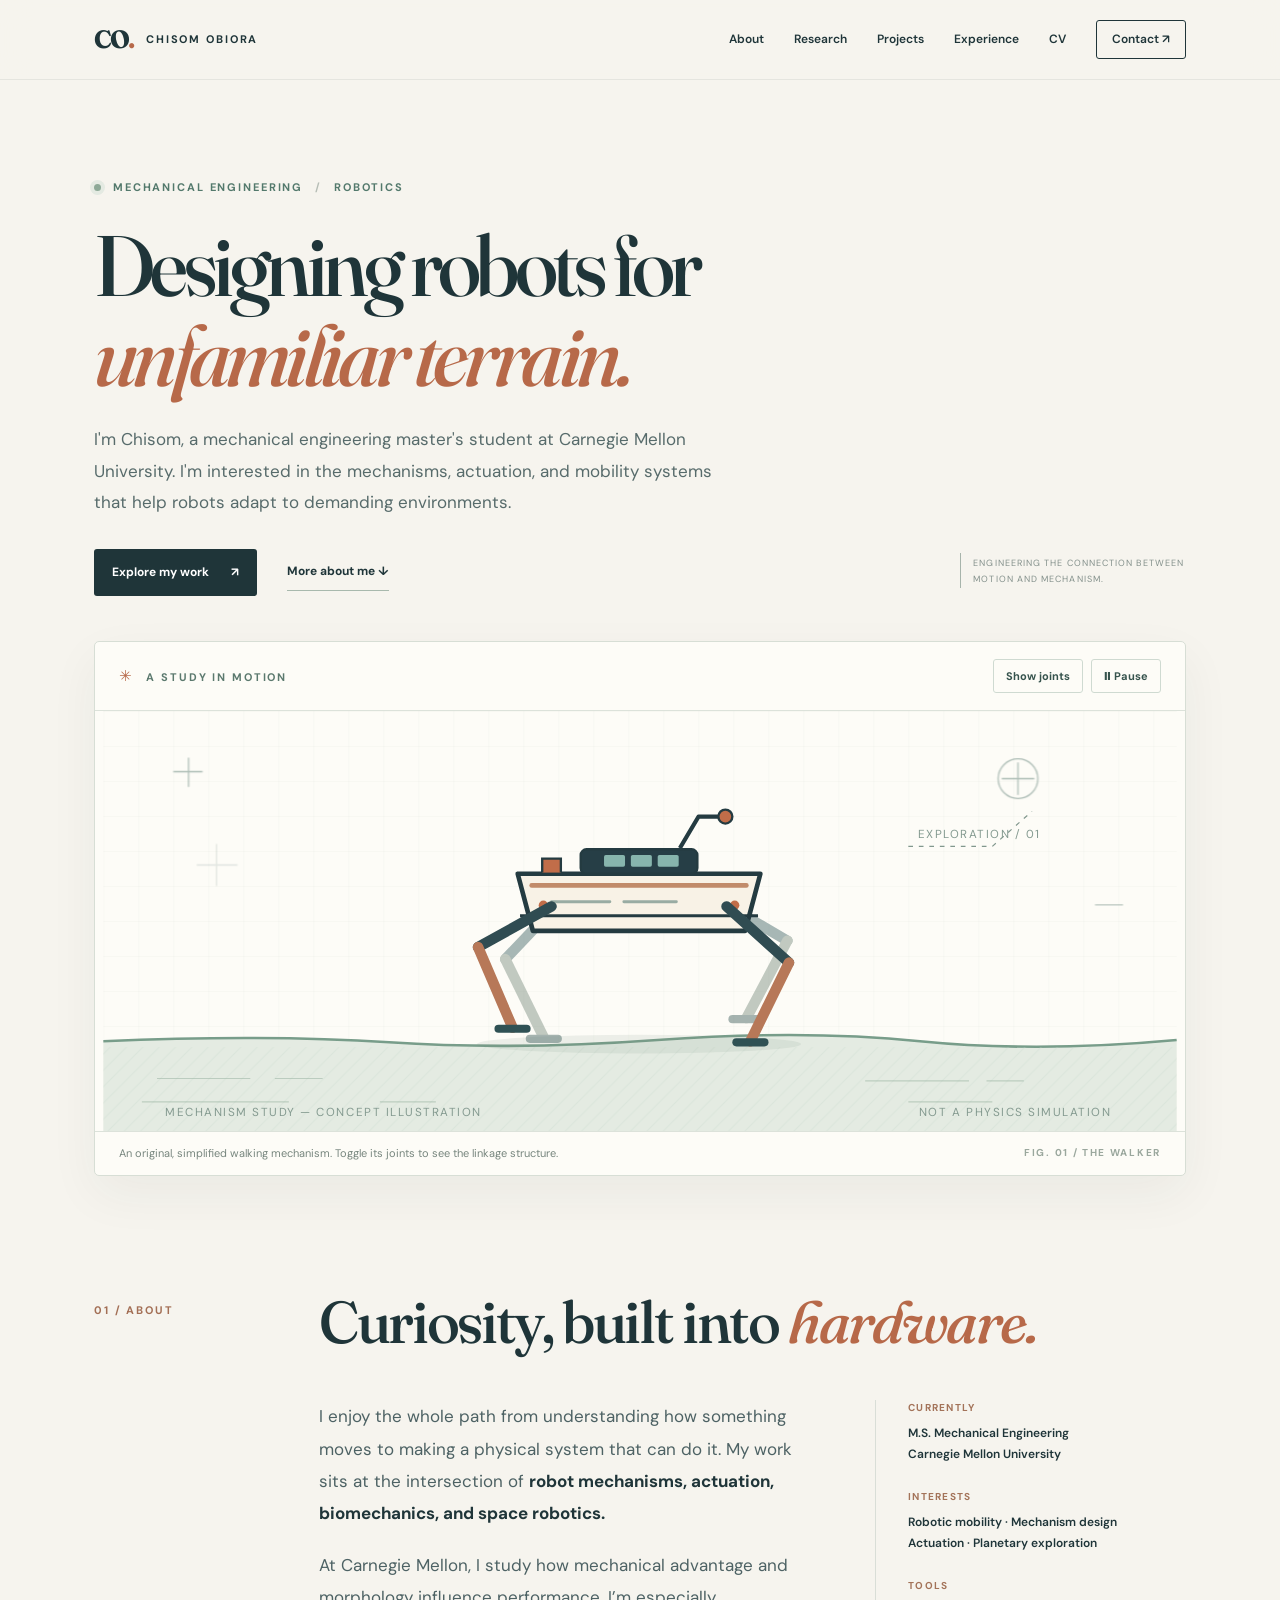
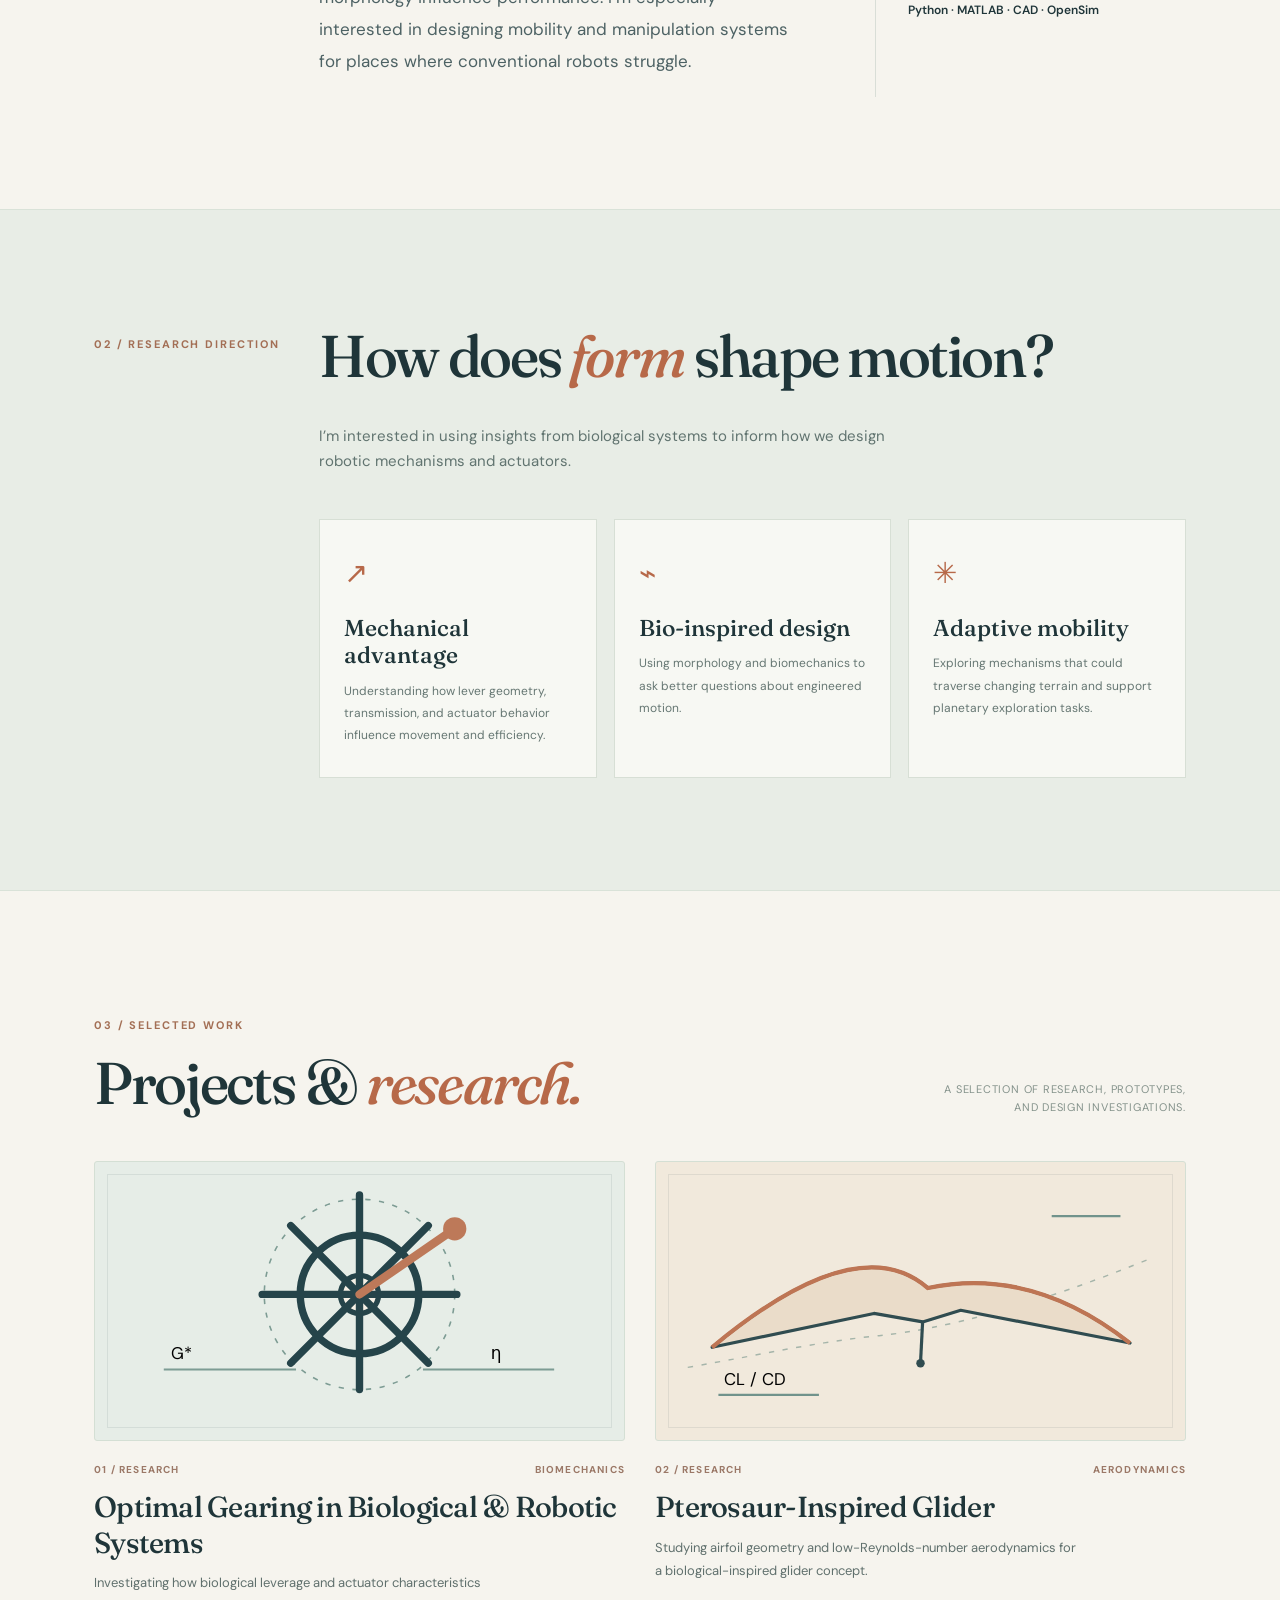
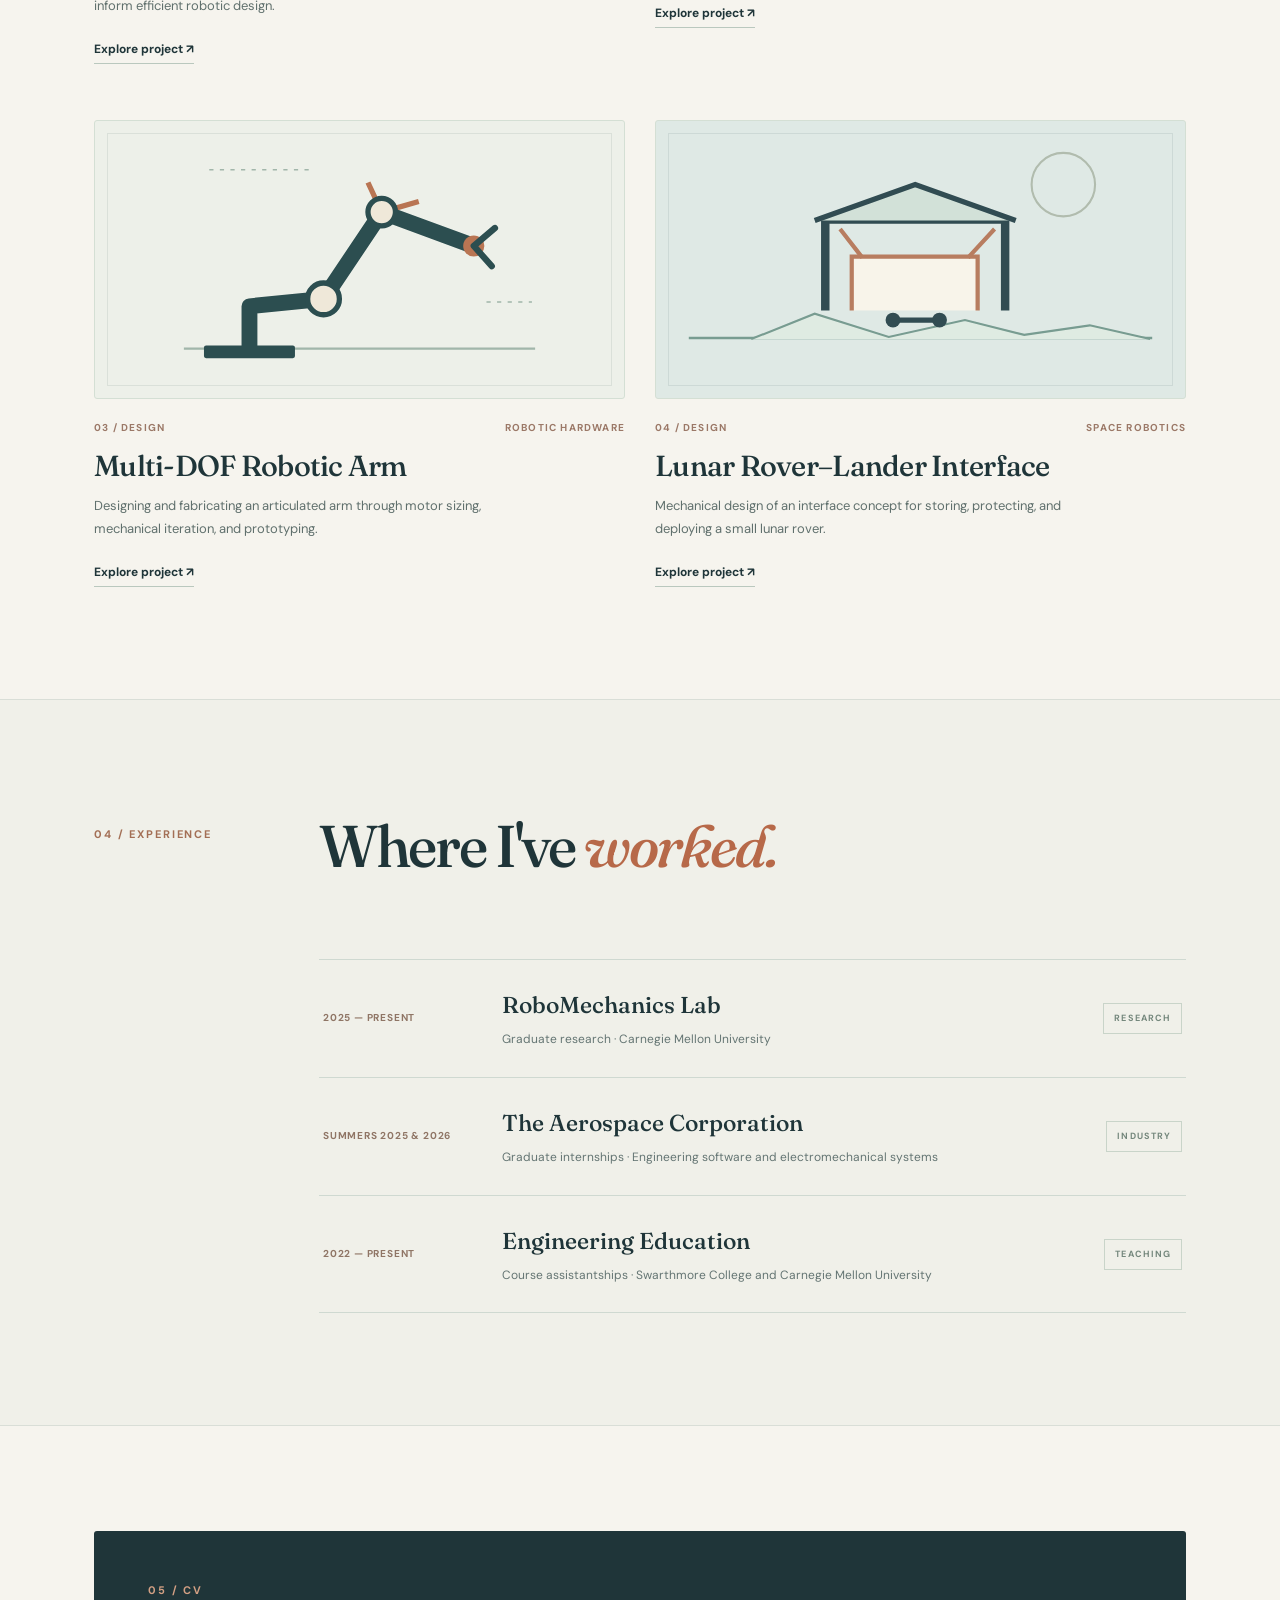
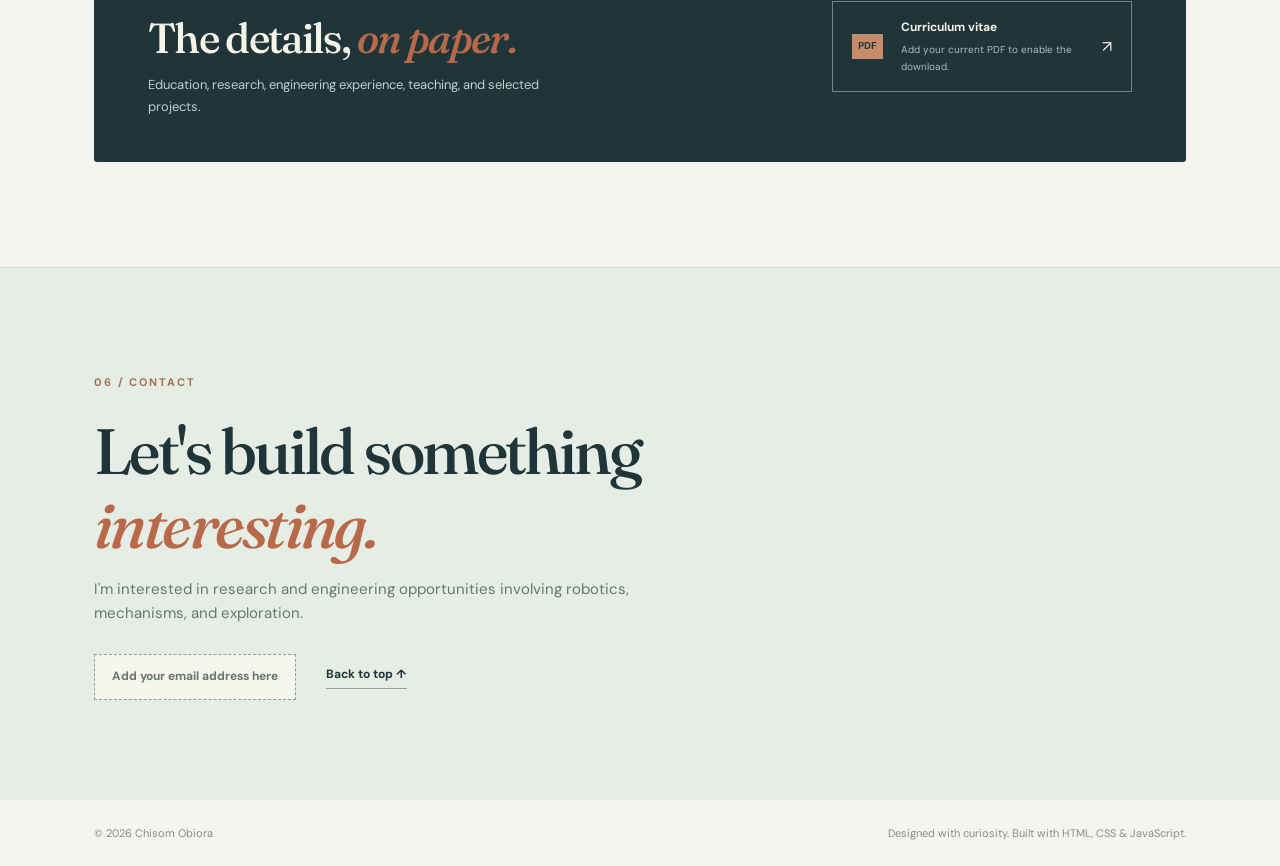
<file: robotics-portfolio-starter/index.html>
<!doctype html>
<html lang="en">
<head>
  <meta charset="utf-8">
  <meta name="viewport" content="width=device-width, initial-scale=1">
  <meta name="description" content="Chisom Obiora — mechanical engineering, robotic mechanisms, and planetary exploration.">
  <meta name="theme-color" content="#f6f4ee">
  <title>Chisom Obiora | Robotics & Mechanical Engineering</title>
  <link rel="icon" href="assets/favicon.svg" type="image/svg+xml">
  <link rel="stylesheet" href="styles.css">
  <script src="script.js" defer></script>
</head>
<body>
  <a class="skip-link" href="#main">Skip to content</a>
  <header class="site-header">
    <div class="shell nav-row">
      <a class="wordmark" href="#top" aria-label="Chisom Obiora, home"><span class="wordmark-mark" aria-hidden="true">CO<span class="mark-dot">.</span></span><span class="wordmark-label">CHISOM OBIORA</span></a>
      <button class="nav-toggle" id="nav-toggle" type="button" aria-controls="primary-nav" aria-expanded="false" aria-label="Toggle navigation"><span></span><span></span><span></span></button>
      <nav class="primary-nav" id="primary-nav" aria-label="Primary navigation">
        <a href="#about">About</a><a href="#research">Research</a><a href="#projects">Projects</a><a href="#experience">Experience</a><a href="#cv">CV</a><a class="nav-contact" href="#contact">Contact <span aria-hidden="true">↗</span></a>
      </nav>
    </div>
  </header>

  <main id="main">
    <section class="hero shell" id="top" aria-labelledby="hero-title">
      <div class="hero-copy">
        <div class="eyebrow"><span class="status-dot"></span> Mechanical Engineering <span class="slash">/</span> Robotics</div>
        <h1 id="hero-title">Designing robots for <em>unfamiliar terrain.</em></h1>
        <p class="hero-description">I'm Chisom, a mechanical engineering master's student at Carnegie Mellon University. I'm interested in the mechanisms, actuation, and mobility systems that help robots adapt to demanding environments.</p>
        <div class="hero-actions"><a class="button button-primary" href="#projects">Explore my work <span aria-hidden="true">↗</span></a><a class="text-link" href="#about">More about me <span aria-hidden="true">↓</span></a></div>
      </div>
      <div class="hero-side-note"><span class="side-line"></span> Engineering the connection between<br> motion and mechanism.</div>
    </section>

    <section class="shell animation-section" aria-label="Animated robotic walker illustration">
      <div class="animation-card" id="animation-card">
        <div class="animation-topline"><div class="animation-kicker"><span class="mini-cross" aria-hidden="true">✳</span> A STUDY IN MOTION</div><div class="animation-controls"><button class="control-button" id="joints-toggle" type="button" aria-pressed="false">Show joints</button><button class="control-button" id="motion-toggle" type="button" aria-pressed="false"><span id="motion-icon" aria-hidden="true">Ⅱ</span> <span id="motion-label">Pause</span></button></div></div>
        <svg id="rover-scene" class="rover-scene" viewBox="0 0 920 360" role="img" aria-label="Original two-dimensional illustration of a four-legged exploration robot walking over a stylized terrain. Show joints reveals its mechanical pivots.">
          <defs><pattern id="grid" width="30" height="30" patternUnits="userSpaceOnUse"><path d="M30 0H0V30" fill="none" stroke="#d9ded8" stroke-width="0.6" opacity=".65"/></pattern><pattern id="hatch" width="14" height="14" patternUnits="userSpaceOnUse"><path d="M-4 4L4 -4M0 14L14 0M10 18L18 10" stroke="#c7d9cd" stroke-width="1"/></pattern></defs>
          <rect width="920" height="360" fill="url(#grid)" opacity=".7"/>
          <g class="scene-marks" stroke="#78938a" stroke-width="1.1" fill="none" opacity=".6"><path d="M60 52h25m-12-12v25"/><circle cx="784" cy="58" r="17"/><path d="M770 58h28M784 44v28"/><path d="M80 132h35M97 114v36" opacity=".35"/><path d="M850 166h24"/></g>
          <path d="M0 283 Q140 277 245 284 T475 282 T700 283 T920 282 L920 360H0Z" fill="#e4ebe2"/>
          <path d="M0 283 Q140 277 245 284 T475 282 T700 283 T920 282" stroke="#789d8a" stroke-width="2.2" fill="none"/>
          <path d="M0 288H920V360H0Z" fill="url(#hatch)" opacity=".33"/>
          <g opacity=".6" fill="none" stroke="#a1b9a8"><path d="M46 315h80m21 0h41m465 2h89m15 0h32"/><path d="M33 335h126m78 0h48m405 0h72"/></g>
          <g id="rover" transform="translate(452 0)">
            <ellipse cx="0" cy="287" rx="139" ry="8" fill="#748b7d" opacity=".12"/>
            <g id="far-legs" class="far-legs">
              <g id="leg-rear-far" class="leg leg-far"><path class="upper-link"/><path class="lower-link"/><path class="foot"/><circle class="knee-joint joint" r="5"/><circle class="hip-joint joint" r="5"/></g>
              <g id="leg-front-far" class="leg leg-far"><path class="upper-link"/><path class="lower-link"/><path class="foot"/><circle class="knee-joint joint" r="5"/><circle class="hip-joint joint" r="5"/></g>
            </g>
            <g class="robot-body">
              <path d="M-104 141h208l-13 49h-182Z" fill="#f8f2e6" stroke="#243b41" stroke-width="4" stroke-linejoin="round"/>
              <path d="M-92 151h184" stroke="#c18b6a" stroke-width="4" stroke-linecap="round"/>
              <path d="M-75 165h50M-13 165h45" stroke="#7a958d" stroke-width="2.5" stroke-linecap="round" opacity=".75"/>
              <rect x="-50" y="120" width="100" height="21" rx="5" fill="#263e46" stroke="#243b41" stroke-width="2"/>
              <rect x="-30" y="125" width="18" height="10" rx="1.5" fill="#87b5ad"/><rect x="-7" y="125" width="18" height="10" rx="1.5" fill="#87b5ad"/><rect x="16" y="125" width="18" height="10" rx="1.5" fill="#87b5ad"/>
              <path d="M35 119L51 92L74 92" fill="none" stroke="#243b41" stroke-width="3.5" stroke-linejoin="round"/>
              <circle cx="74" cy="92" r="6" fill="#c16d49" stroke="#243b41" stroke-width="2"/><path d="M-67 140v-12h-16v12" fill="#c16d49" stroke="#243b41" stroke-width="2"/>
              <circle cx="-82" cy="168" r="4" fill="#c16d49"/><circle cx="82" cy="168" r="4" fill="#c16d49"/>
              <path d="M-102 177h204" stroke="#243b41" stroke-width="2.5"/>
            </g>
            <g id="near-legs" class="near-legs">
              <g id="leg-rear-near" class="leg leg-near"><path class="upper-link"/><path class="lower-link"/><path class="foot"/><circle class="knee-joint joint" r="5"/><circle class="hip-joint joint" r="5"/></g>
              <g id="leg-front-near" class="leg leg-near"><path class="upper-link"/><path class="lower-link"/><path class="foot"/><circle class="knee-joint joint" r="5"/><circle class="hip-joint joint" r="5"/></g>
            </g>
          </g>
          <g class="scene-annotation"><path d="M690 116h72l34-30" stroke="#81978d" stroke-width="1" fill="none" stroke-dasharray="4 5"/><text x="698" y="109">EXPLORATION / 01</text><text x="53" y="347">MECHANISM STUDY — CONCEPT ILLUSTRATION</text><text x="864" y="347" text-anchor="end">NOT A PHYSICS SIMULATION</text></g>
        </svg>
        <div class="animation-bottom"><p>An original, simplified walking mechanism. Toggle its joints to see the linkage structure.</p><span class="animation-index">FIG. 01 / THE WALKER</span></div>
      </div>
    </section>

    <section class="section shell about-section" id="about" aria-labelledby="about-heading">
      <div class="section-heading"><span class="section-num">01 / ABOUT</span><h2 id="about-heading">Curiosity, built into <em>hardware.</em></h2></div>
      <div class="about-grid"><div class="about-main"><p>I enjoy the whole path from understanding how something moves to making a physical system that can do it. My work sits at the intersection of <strong>robot mechanisms, actuation, biomechanics, and space robotics.</strong></p><p>At Carnegie Mellon, I study how mechanical advantage and morphology influence performance. I’m especially interested in designing mobility and manipulation systems for places where conventional robots struggle.</p></div><aside class="about-facts"><div><span>CURRENTLY</span><strong>M.S. Mechanical Engineering<br>Carnegie Mellon University</strong></div><div><span>INTERESTS</span><strong>Robotic mobility · Mechanism design<br>Actuation · Planetary exploration</strong></div><div><span>TOOLS</span><strong>Python · MATLAB · CAD · OpenSim</strong></div></aside></div>
    </section>

    <section class="section research-wrap" id="research" aria-labelledby="research-heading"><div class="shell"><div class="section-heading compact"><span class="section-num">02 / RESEARCH DIRECTION</span><h2 id="research-heading">How does <em>form</em> shape motion?</h2><p class="section-intro">I’m interested in using insights from biological systems to inform how we design robotic mechanisms and actuators.</p></div><div class="research-pillars"><article><span class="pillar-icon" aria-hidden="true">↗</span><h3>Mechanical advantage</h3><p>Understanding how lever geometry, transmission, and actuator behavior influence movement and efficiency.</p></article><article><span class="pillar-icon" aria-hidden="true">⌁</span><h3>Bio-inspired design</h3><p>Using morphology and biomechanics to ask better questions about engineered motion.</p></article><article><span class="pillar-icon" aria-hidden="true">✳</span><h3>Adaptive mobility</h3><p>Exploring mechanisms that could traverse changing terrain and support planetary exploration tasks.</p></article></div></div></section>

    <section class="section shell projects-section" id="projects" aria-labelledby="projects-heading"><div class="section-heading projects-heading"><div><span class="section-num">03 / SELECTED WORK</span><h2 id="projects-heading">Projects & <em>research.</em></h2></div><span class="section-side-note">A selection of research, prototypes,<br>and design investigations.</span></div>
      <div class="project-grid">
        <a class="project-card" href="projects/optimal-gearing.html"><div class="project-art art-gearing"><svg viewBox="0 0 500 260" aria-hidden="true"><circle cx="250" cy="124" r="90" fill="none" stroke="#7d9c94" stroke-width="1.5" stroke-dasharray="5 8"/><circle cx="250" cy="124" r="56" fill="none" stroke="#25444a" stroke-width="7"/><circle cx="250" cy="124" r="18" fill="#f5f0e5" stroke="#25444a" stroke-width="5"/><path d="M250 30V214M158 124h184M185 59l130 130m0-130L185 189" stroke="#25444a" stroke-width="7" stroke-linecap="round"/><path d="M250 124L340 62" stroke="#bd7959" stroke-width="8" stroke-linecap="round"/><circle cx="340" cy="62" r="11" fill="#bd7959"/><path d="M65 195h125M310 195h124" stroke="#7d9c94" stroke-width="2"/><text x="72" y="185">G*</text><text x="374" y="185">η</text></svg></div><div class="project-meta"><span>01 / RESEARCH</span><span>BIOMECHANICS</span></div><h3>Optimal Gearing in Biological & Robotic Systems</h3><p>Investigating how biological leverage and actuator characteristics inform efficient robotic design.</p><span class="project-action">Explore project <span aria-hidden="true">↗</span></span></a>
        <a class="project-card" href="projects/pterosaur-glider.html"><div class="project-art art-glider"><svg viewBox="0 0 500 260" aria-hidden="true"><path d="M30 193C100 181 151 169 211 163S361 134 470 89" fill="none" stroke="#a6b5aa" stroke-width="1.4" stroke-dasharray="5 8"/><path d="M53 174Q190 60 257 118Q355 97 448 170L288 139L252 150L206 142Z" fill="#eadcc9" stroke="#304c50" stroke-width="3" stroke-linejoin="round"/><path d="M53 174Q190 60 257 118Q355 97 448 170" fill="none" stroke="#be7554" stroke-width="4"/><path d="M252 150L250 189" stroke="#304c50" stroke-width="3"/><circle cx="250" cy="189" r="4" fill="#304c50"/><path d="M59 219h95m220-169h65" stroke="#71938c" stroke-width="2"/><text x="64" y="210">CL / CD</text></svg></div><div class="project-meta"><span>02 / RESEARCH</span><span>AERODYNAMICS</span></div><h3>Pterosaur-Inspired Glider</h3><p>Studying airfoil geometry and low-Reynolds-number aerodynamics for a biological-inspired glider concept.</p><span class="project-action">Explore project <span aria-hidden="true">↗</span></span></a>
        <a class="project-card" href="projects/robotic-arm.html"><div class="project-art art-arm"><svg viewBox="0 0 500 260" aria-hidden="true"><path d="M84 214h332" stroke="#a1b6aa" stroke-width="2"/><path d="M146 215v-41l70-7 55-82 87 32" fill="none" stroke="#2c4e50" stroke-width="15" stroke-linejoin="round" stroke-linecap="round"/><path d="M271 85l-13-28m13 28l35-10" stroke="#b97553" stroke-width="5"/><circle cx="216" cy="167" r="15" fill="#efe8d9" stroke="#2c4e50" stroke-width="5"/><circle cx="271" cy="85" r="13" fill="#efe8d9" stroke="#2c4e50" stroke-width="5"/><circle cx="358" cy="117" r="10" fill="#b97553"/><path d="M358 117l20-17m-20 17l17 19" stroke="#2c4e50" stroke-width="6" stroke-linecap="round"/><rect x="103" y="211" width="86" height="12" rx="2" fill="#2c4e50"/><path d="M108 45h95m167 125h43" stroke="#a1b6aa" stroke-width="1.5" stroke-dasharray="4 6"/></svg></div><div class="project-meta"><span>03 / DESIGN</span><span>ROBOTIC HARDWARE</span></div><h3>Multi-DOF Robotic Arm</h3><p>Designing and fabricating an articulated arm through motor sizing, mechanical iteration, and prototyping.</p><span class="project-action">Explore project <span aria-hidden="true">↗</span></span></a>
        <a class="project-card" href="projects/moonranger-interface.html"><div class="project-art art-space"><svg viewBox="0 0 500 260" aria-hidden="true"><circle cx="385" cy="59" r="30" fill="none" stroke="#b1bcae" stroke-width="2"/><path d="M31 204h438" stroke="#789c91" stroke-width="2.5"/><path d="M90 205l60-24 70 22 72-16 56 14 62-9 57 13" fill="#dfebe2" stroke="#789c91" stroke-width="2"/><path d="M160 178V92h170v86" fill="none" stroke="#314c52" stroke-width="8" stroke-linejoin="round"/><path d="M150 93l95-34 95 34" fill="#d2e1d8" stroke="#314c52" stroke-width="5"/><path d="M185 178v-51h119v51" fill="#f8f4ea" stroke="#b87d60" stroke-width="4"/><path d="M195 128l-21-27M295 128l25-27" stroke="#b87d60" stroke-width="4"/><path d="M224 187h44" stroke="#314c52" stroke-width="5" stroke-linecap="round"/><circle cx="224" cy="187" r="7" fill="#314c52"/><circle cx="268" cy="187" r="7" fill="#314c52"/></svg></div><div class="project-meta"><span>04 / DESIGN</span><span>SPACE ROBOTICS</span></div><h3>Lunar Rover–Lander Interface</h3><p>Mechanical design of an interface concept for storing, protecting, and deploying a small lunar rover.</p><span class="project-action">Explore project <span aria-hidden="true">↗</span></span></a>
      </div>
    </section>

    <section class="section experience-wrap" id="experience" aria-labelledby="experience-heading"><div class="shell"><div class="section-heading compact"><span class="section-num">04 / EXPERIENCE</span><h2 id="experience-heading">Where I've <em>worked.</em></h2></div><div class="experience-list"><div class="experience-row"><span class="experience-date">2025 — PRESENT</span><div><h3>RoboMechanics Lab</h3><p>Graduate research · Carnegie Mellon University</p></div><span class="experience-tag">RESEARCH</span></div><div class="experience-row"><span class="experience-date">SUMMERS 2025 & 2026</span><div><h3>The Aerospace Corporation</h3><p>Graduate internships · Engineering software and electromechanical systems</p></div><span class="experience-tag">INDUSTRY</span></div><div class="experience-row"><span class="experience-date">2022 — PRESENT</span><div><h3>Engineering Education</h3><p>Course assistantships · Swarthmore College and Carnegie Mellon University</p></div><span class="experience-tag">TEACHING</span></div></div></div></section>

    <section class="section shell cv-section" id="cv" aria-labelledby="cv-heading"><div class="cv-panel"><div><span class="section-num">05 / CV</span><h2 id="cv-heading">The details, <em>on paper.</em></h2><p>Education, research, engineering experience, teaching, and selected projects.</p></div><div class="cv-placeholder"><span class="cv-badge">PDF</span><div><strong>Curriculum vitae</strong><span>Add your current PDF to enable the download.</span></div><span aria-hidden="true">↗</span></div></div></section>

    <section class="contact-section" id="contact" aria-labelledby="contact-heading"><div class="shell contact-inner"><span class="section-num">06 / CONTACT</span><h2 id="contact-heading">Let's build something <em>interesting.</em></h2><p>I'm interested in research and engineering opportunities involving robotics, mechanisms, and exploration.</p><div class="contact-actions"><span class="contact-placeholder">Add your email address here</span><a href="#top">Back to top ↑</a></div></div></section>
  </main>
  <footer class="footer shell"><span>© <span id="year">2026</span> Chisom Obiora</span><span>Designed with curiosity. Built with HTML, CSS & JavaScript.</span></footer>
</body>
</html>
</file>
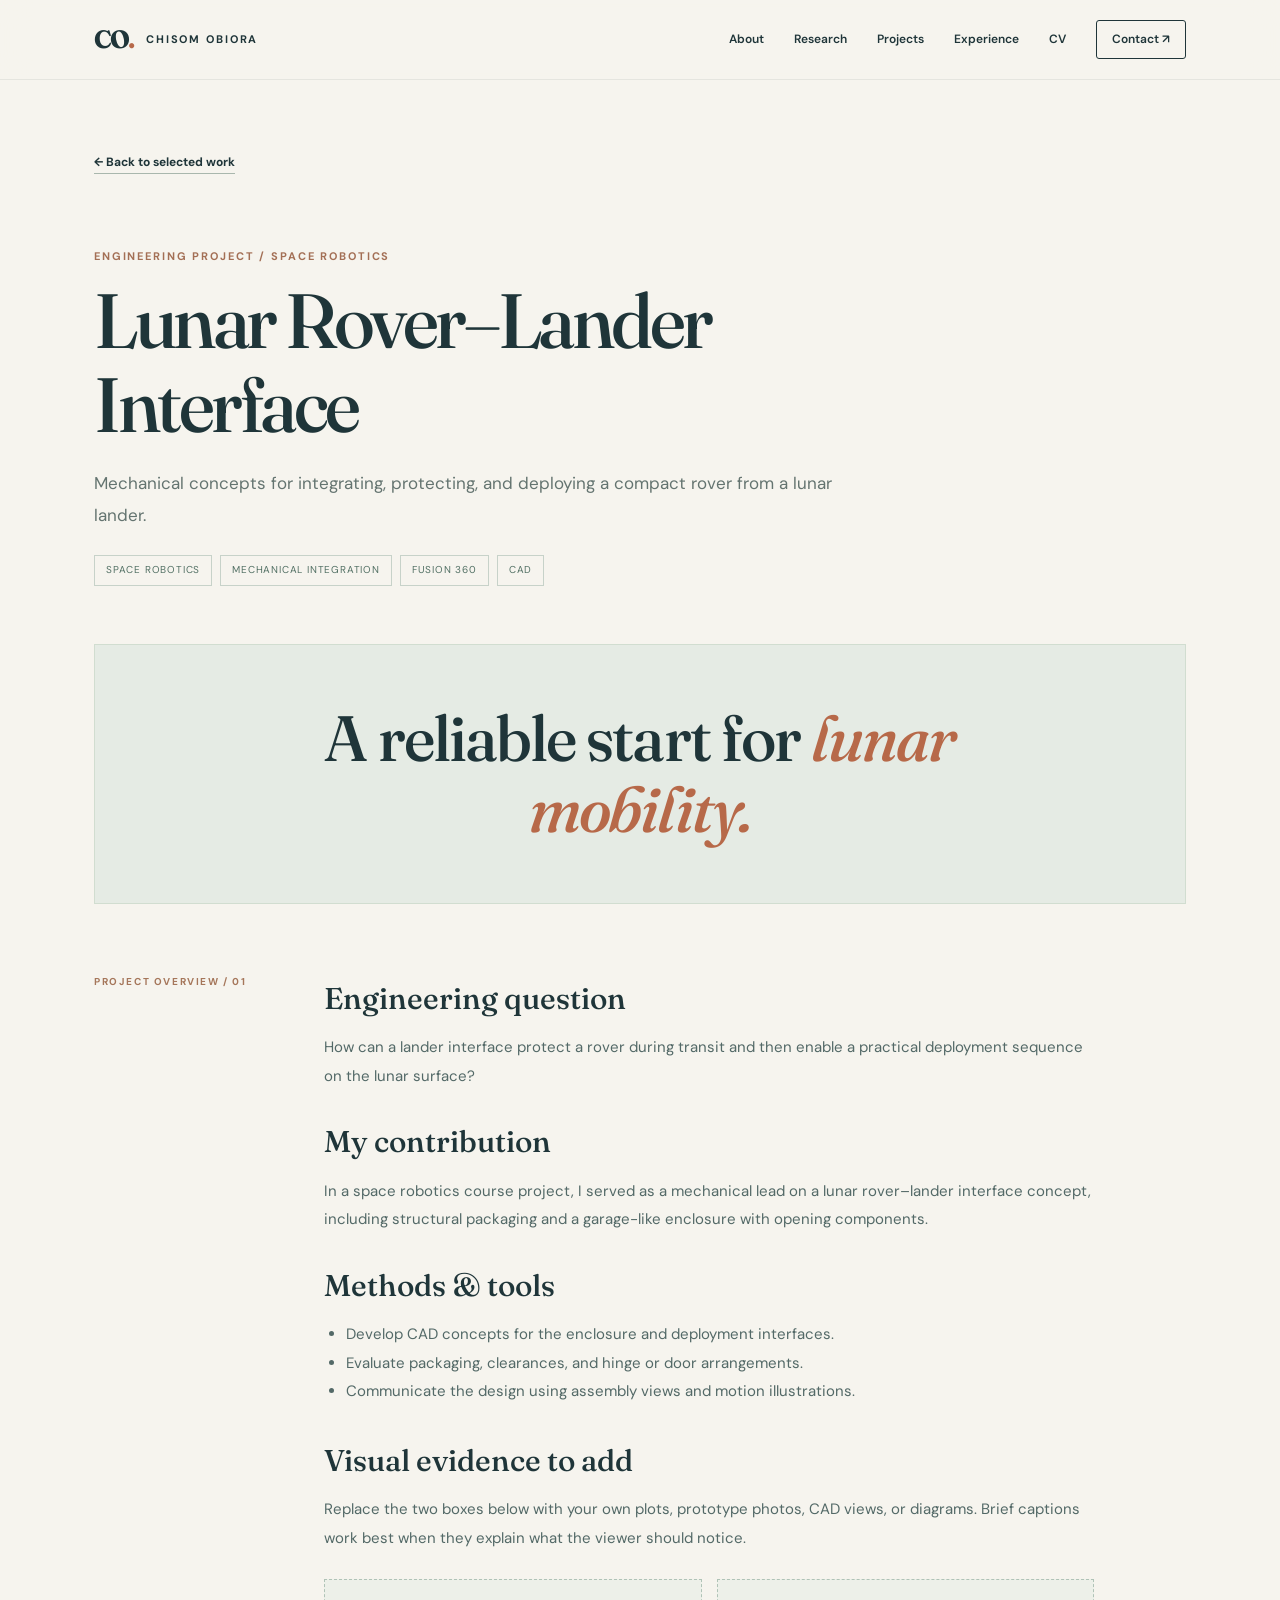
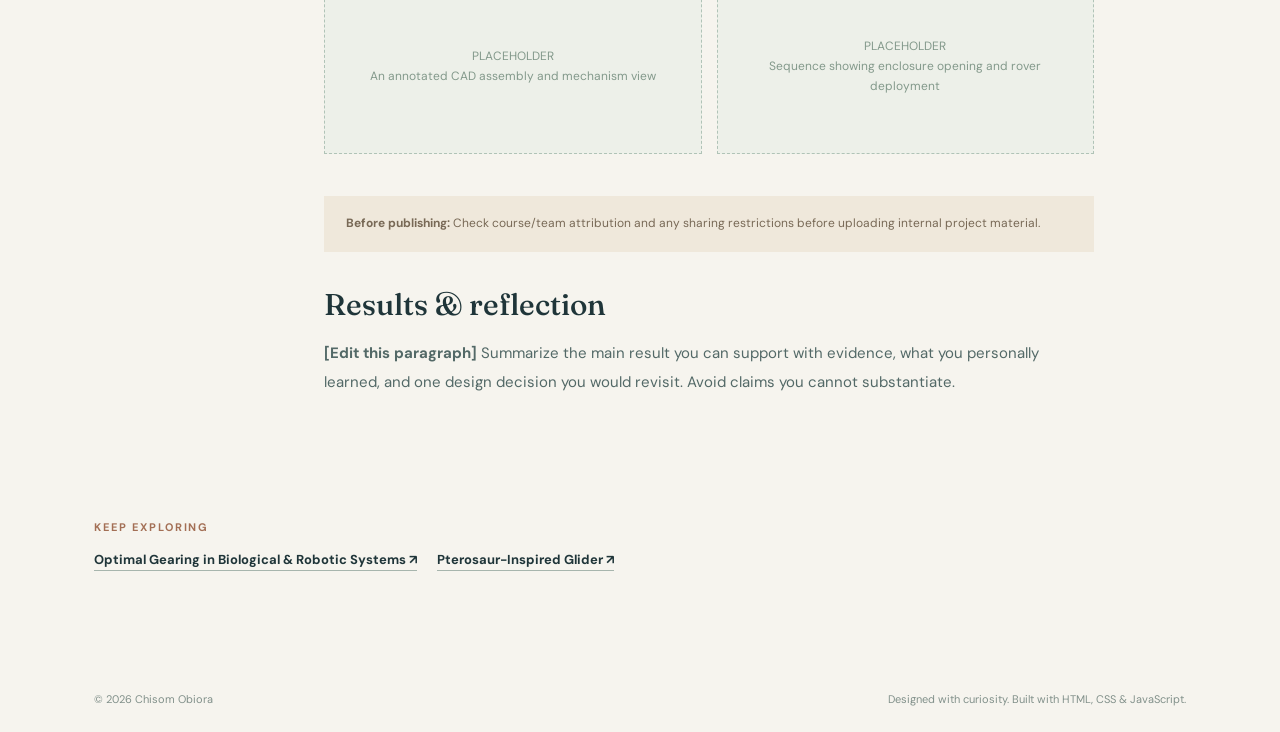
<file: robotics-portfolio-starter/projects/moonranger-interface.html>
<!doctype html>
<html lang="en"><head><meta charset="utf-8"><meta name="viewport" content="width=device-width, initial-scale=1"><meta name="theme-color" content="#f6f4ee"><meta name="description" content="Mechanical concepts for integrating, protecting, and deploying a compact rover from a lunar lander."><title>Lunar Rover–Lander Interface | Chisom Obiora</title><link rel="icon" href="../assets/favicon.svg" type="image/svg+xml"><link rel="stylesheet" href="../styles.css"><script defer src="../script.js"></script></head><body>
<a class="skip-link" href="#main">Skip to content</a>
<header class="site-header"><div class="shell nav-row"><a class="wordmark" href="../index.html" aria-label="Chisom Obiora, home"><span class="wordmark-mark" aria-hidden="true">CO<span class="mark-dot">.</span></span><span class="wordmark-label">CHISOM OBIORA</span></a><button class="nav-toggle" id="nav-toggle" type="button" aria-controls="primary-nav" aria-expanded="false" aria-label="Toggle navigation"><span></span><span></span><span></span></button><nav class="primary-nav" id="primary-nav" aria-label="Primary navigation"><a href="../index.html#about">About</a><a href="../index.html#research">Research</a><a href="../index.html#projects">Projects</a><a href="../index.html#experience">Experience</a><a href="../index.html#cv">CV</a><a class="nav-contact" href="../index.html#contact">Contact <span aria-hidden="true">↗</span></a></nav></div></header>
<main id="main"><section class="shell subpage-hero"><a class="back-link" href="../index.html#projects">← Back to selected work</a><span class="section-num">ENGINEERING PROJECT / SPACE ROBOTICS</span><h1>Lunar Rover–Lander Interface</h1><p class="subpage-summary">Mechanical concepts for integrating, protecting, and deploying a compact rover from a lunar lander.</p><div class="detail-tags"><span>Space Robotics</span><span>Mechanical Integration</span><span>Fusion 360</span><span>CAD</span></div></section>
<section class="shell"><div class="detail-banner"><strong>A reliable start for <em>lunar mobility.</em></strong></div></section>
<section class="shell detail-content"><aside>PROJECT OVERVIEW / 01</aside><div class="detail-article"><h2>Engineering question</h2><p>How can a lander interface protect a rover during transit and then enable a practical deployment sequence on the lunar surface?</p><h2>My contribution</h2><p>In a space robotics course project, I served as a mechanical lead on a lunar rover–lander interface concept, including structural packaging and a garage-like enclosure with opening components.</p><h2>Methods & tools</h2><ul><li>Develop CAD concepts for the enclosure and deployment interfaces.</li><li>Evaluate packaging, clearances, and hinge or door arrangements.</li><li>Communicate the design using assembly views and motion illustrations.</li></ul><h2>Visual evidence to add</h2><p>Replace the two boxes below with your own plots, prototype photos, CAD views, or diagrams. Brief captions work best when they explain what the viewer should notice.</p><div class="image-placeholders"><div class="image-placeholder">PLACEHOLDER<br>An annotated CAD assembly and mechanism view</div><div class="image-placeholder">PLACEHOLDER<br>Sequence showing enclosure opening and rover deployment</div></div><div class="detail-note"><strong>Before publishing:</strong> Check course/team attribution and any sharing restrictions before uploading internal project material.</div><h2>Results & reflection</h2><p><strong>[Edit this paragraph]</strong> Summarize the main result you can support with evidence, what you personally learned, and one design decision you would revisit. Avoid claims you cannot substantiate.</p></div></section>
<section class="shell next-projects"><span class="section-num">KEEP EXPLORING</span><div style="display:flex;flex-wrap:wrap;gap:20px;margin-top:9px"><a href="optimal-gearing.html">Optimal Gearing in Biological &amp; Robotic Systems ↗</a><a href="pterosaur-glider.html">Pterosaur-Inspired Glider ↗</a></div></section></main>
<footer class="footer shell"><span>© <span id="year">2026</span> Chisom Obiora</span><span>Designed with curiosity. Built with HTML, CSS & JavaScript.</span></footer></body></html>
</file>
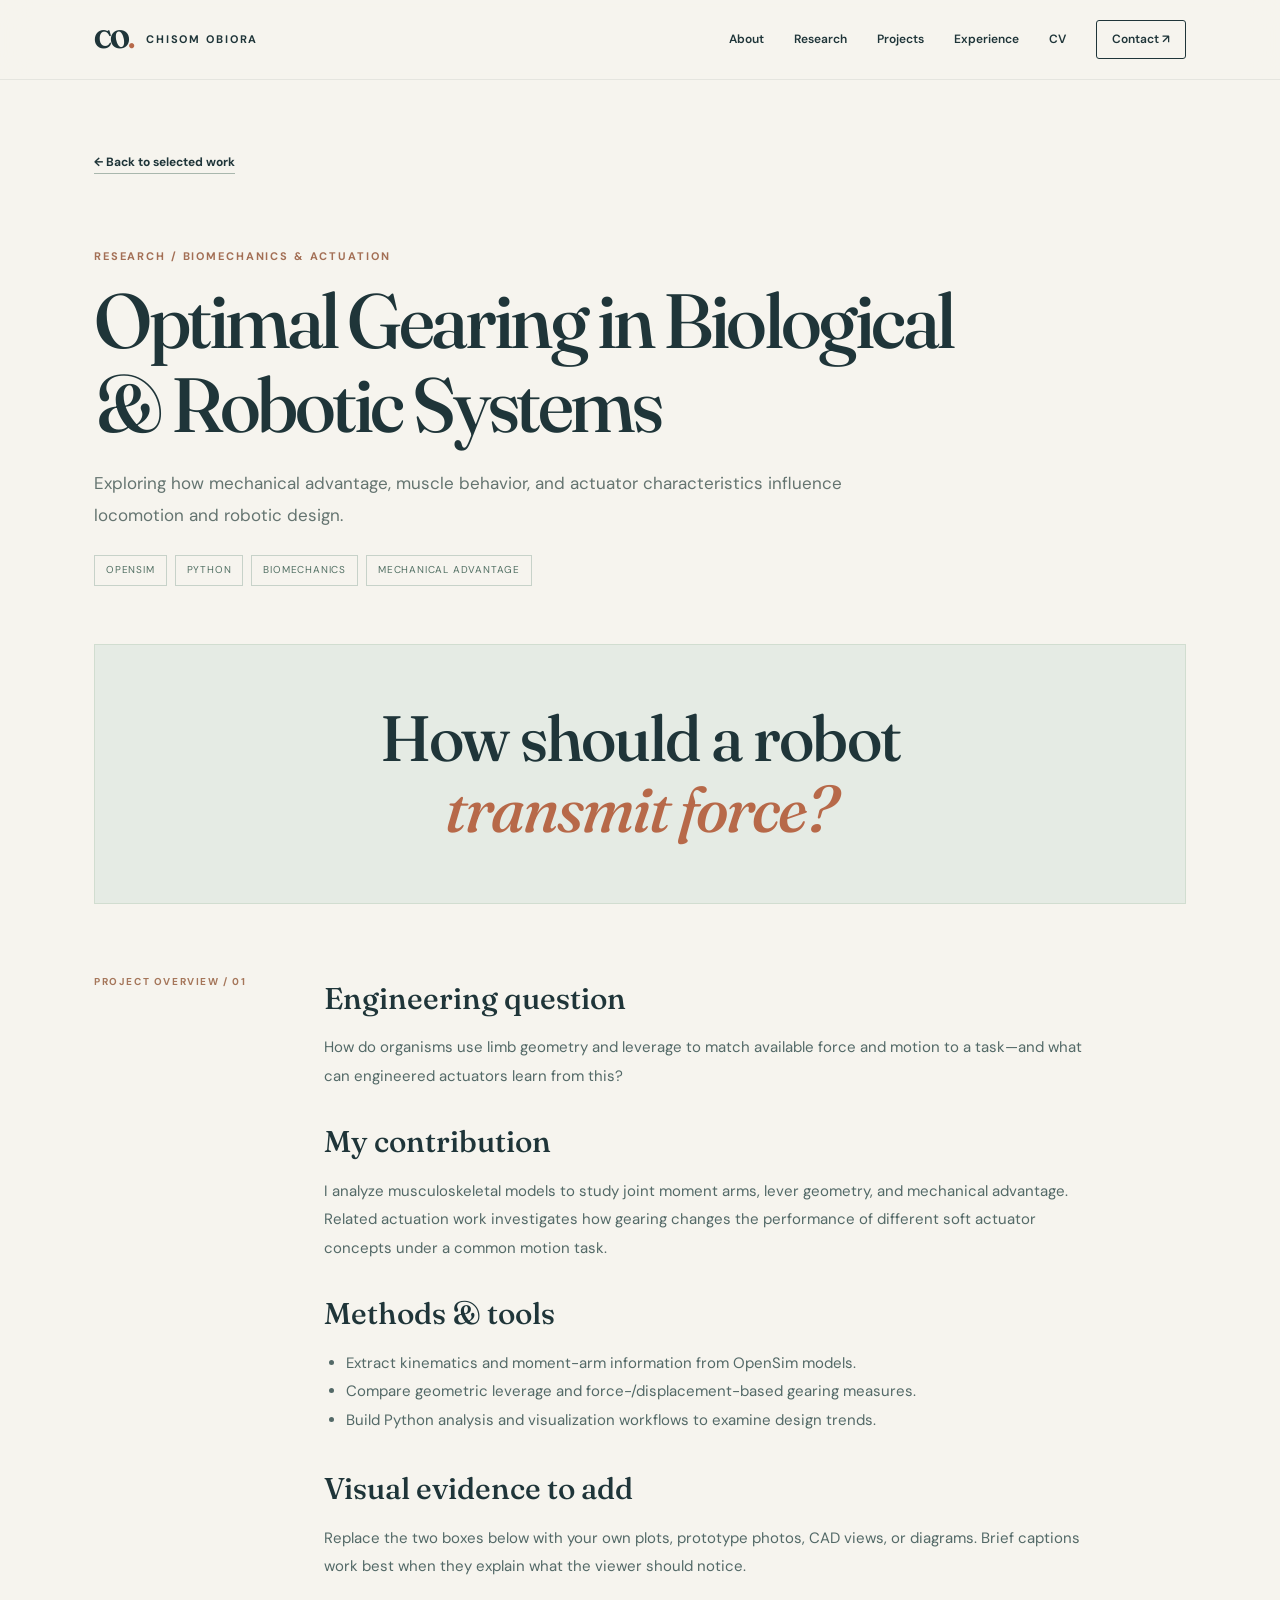
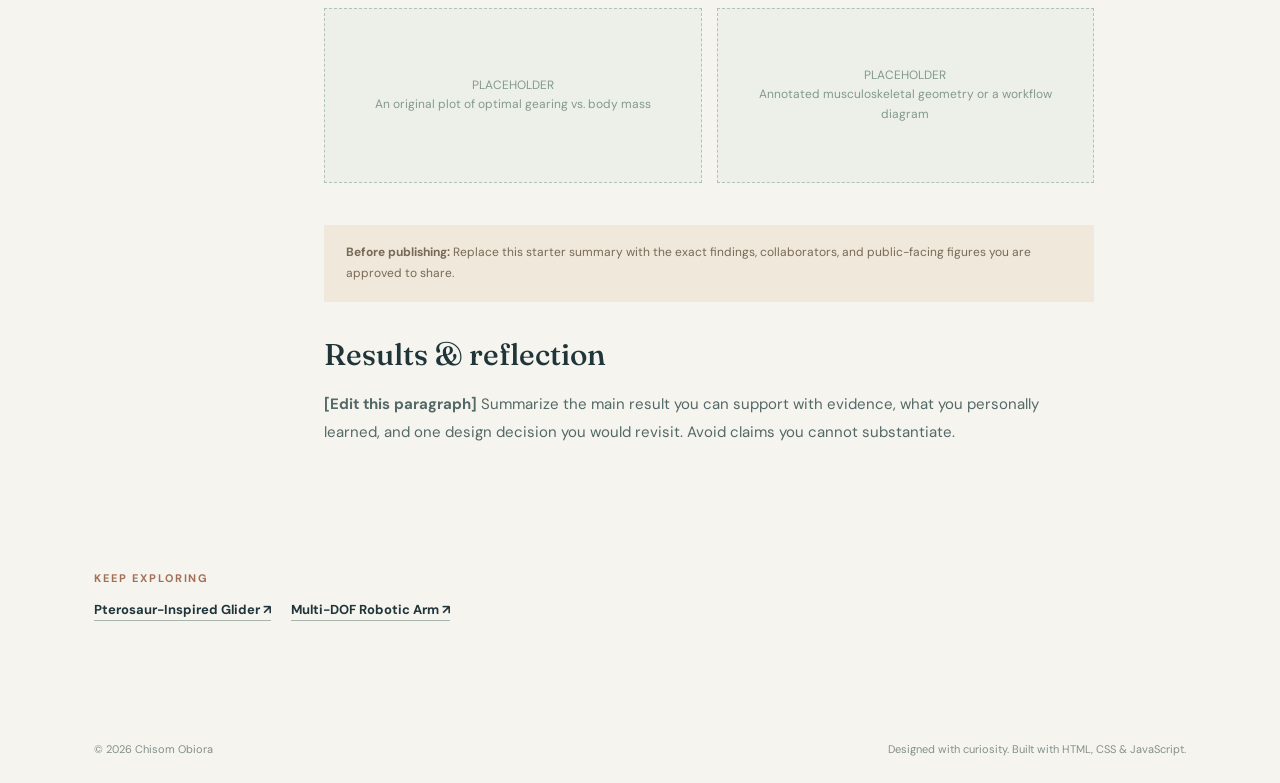
<file: robotics-portfolio-starter/projects/optimal-gearing.html>
<!doctype html>
<html lang="en"><head><meta charset="utf-8"><meta name="viewport" content="width=device-width, initial-scale=1"><meta name="theme-color" content="#f6f4ee"><meta name="description" content="Exploring how mechanical advantage, muscle behavior, and actuator characteristics influence locomotion and robotic design."><title>Optimal Gearing in Biological &amp; Robotic Systems | Chisom Obiora</title><link rel="icon" href="../assets/favicon.svg" type="image/svg+xml"><link rel="stylesheet" href="../styles.css"><script defer src="../script.js"></script></head><body>
<a class="skip-link" href="#main">Skip to content</a>
<header class="site-header"><div class="shell nav-row"><a class="wordmark" href="../index.html" aria-label="Chisom Obiora, home"><span class="wordmark-mark" aria-hidden="true">CO<span class="mark-dot">.</span></span><span class="wordmark-label">CHISOM OBIORA</span></a><button class="nav-toggle" id="nav-toggle" type="button" aria-controls="primary-nav" aria-expanded="false" aria-label="Toggle navigation"><span></span><span></span><span></span></button><nav class="primary-nav" id="primary-nav" aria-label="Primary navigation"><a href="../index.html#about">About</a><a href="../index.html#research">Research</a><a href="../index.html#projects">Projects</a><a href="../index.html#experience">Experience</a><a href="../index.html#cv">CV</a><a class="nav-contact" href="../index.html#contact">Contact <span aria-hidden="true">↗</span></a></nav></div></header>
<main id="main"><section class="shell subpage-hero"><a class="back-link" href="../index.html#projects">← Back to selected work</a><span class="section-num">RESEARCH / BIOMECHANICS &AMP; ACTUATION</span><h1>Optimal Gearing in Biological &amp; Robotic Systems</h1><p class="subpage-summary">Exploring how mechanical advantage, muscle behavior, and actuator characteristics influence locomotion and robotic design.</p><div class="detail-tags"><span>OpenSim</span><span>Python</span><span>Biomechanics</span><span>Mechanical Advantage</span></div></section>
<section class="shell"><div class="detail-banner"><strong>How should a robot <em>transmit force?</em></strong></div></section>
<section class="shell detail-content"><aside>PROJECT OVERVIEW / 01</aside><div class="detail-article"><h2>Engineering question</h2><p>How do organisms use limb geometry and leverage to match available force and motion to a task—and what can engineered actuators learn from this?</p><h2>My contribution</h2><p>I analyze musculoskeletal models to study joint moment arms, lever geometry, and mechanical advantage. Related actuation work investigates how gearing changes the performance of different soft actuator concepts under a common motion task.</p><h2>Methods & tools</h2><ul><li>Extract kinematics and moment-arm information from OpenSim models.</li><li>Compare geometric leverage and force-/displacement-based gearing measures.</li><li>Build Python analysis and visualization workflows to examine design trends.</li></ul><h2>Visual evidence to add</h2><p>Replace the two boxes below with your own plots, prototype photos, CAD views, or diagrams. Brief captions work best when they explain what the viewer should notice.</p><div class="image-placeholders"><div class="image-placeholder">PLACEHOLDER<br>An original plot of optimal gearing vs. body mass</div><div class="image-placeholder">PLACEHOLDER<br>Annotated musculoskeletal geometry or a workflow diagram</div></div><div class="detail-note"><strong>Before publishing:</strong> Replace this starter summary with the exact findings, collaborators, and public-facing figures you are approved to share.</div><h2>Results & reflection</h2><p><strong>[Edit this paragraph]</strong> Summarize the main result you can support with evidence, what you personally learned, and one design decision you would revisit. Avoid claims you cannot substantiate.</p></div></section>
<section class="shell next-projects"><span class="section-num">KEEP EXPLORING</span><div style="display:flex;flex-wrap:wrap;gap:20px;margin-top:9px"><a href="pterosaur-glider.html">Pterosaur-Inspired Glider ↗</a><a href="robotic-arm.html">Multi-DOF Robotic Arm ↗</a></div></section></main>
<footer class="footer shell"><span>© <span id="year">2026</span> Chisom Obiora</span><span>Designed with curiosity. Built with HTML, CSS & JavaScript.</span></footer></body></html>
</file>
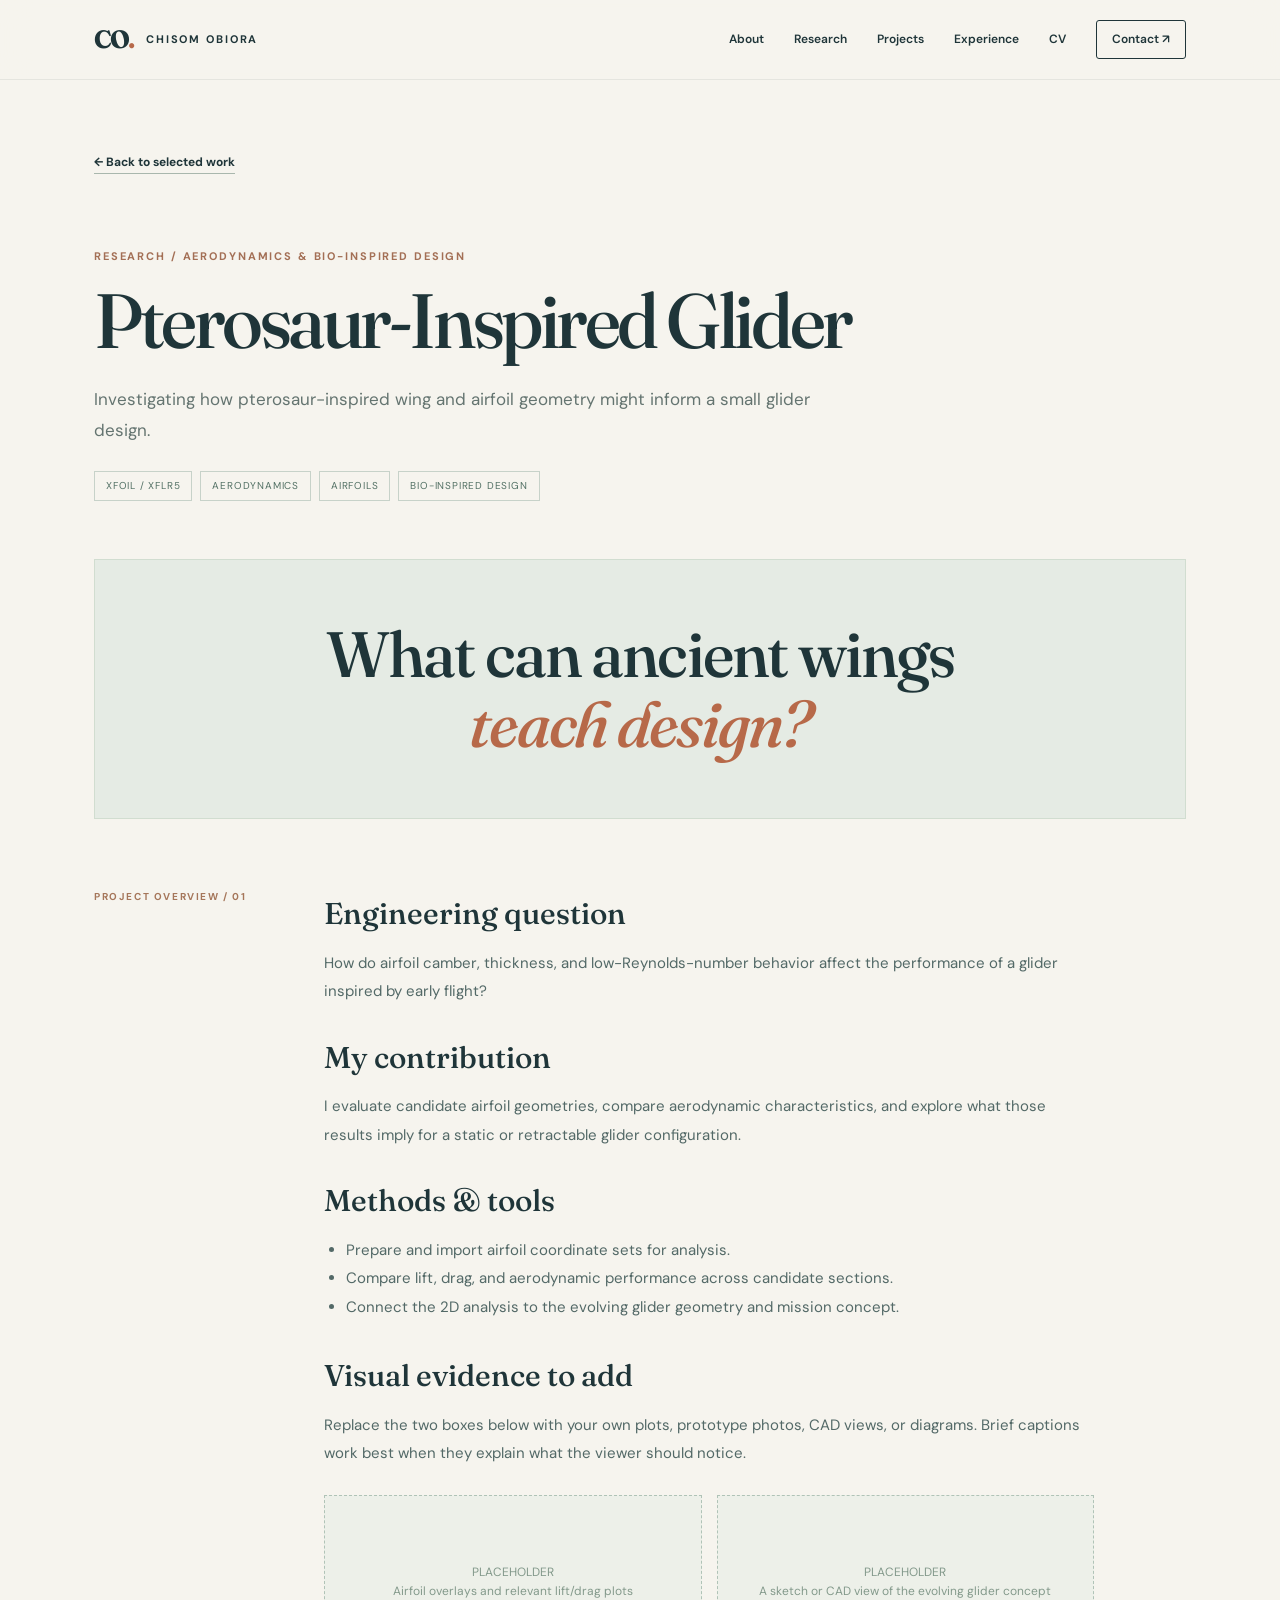
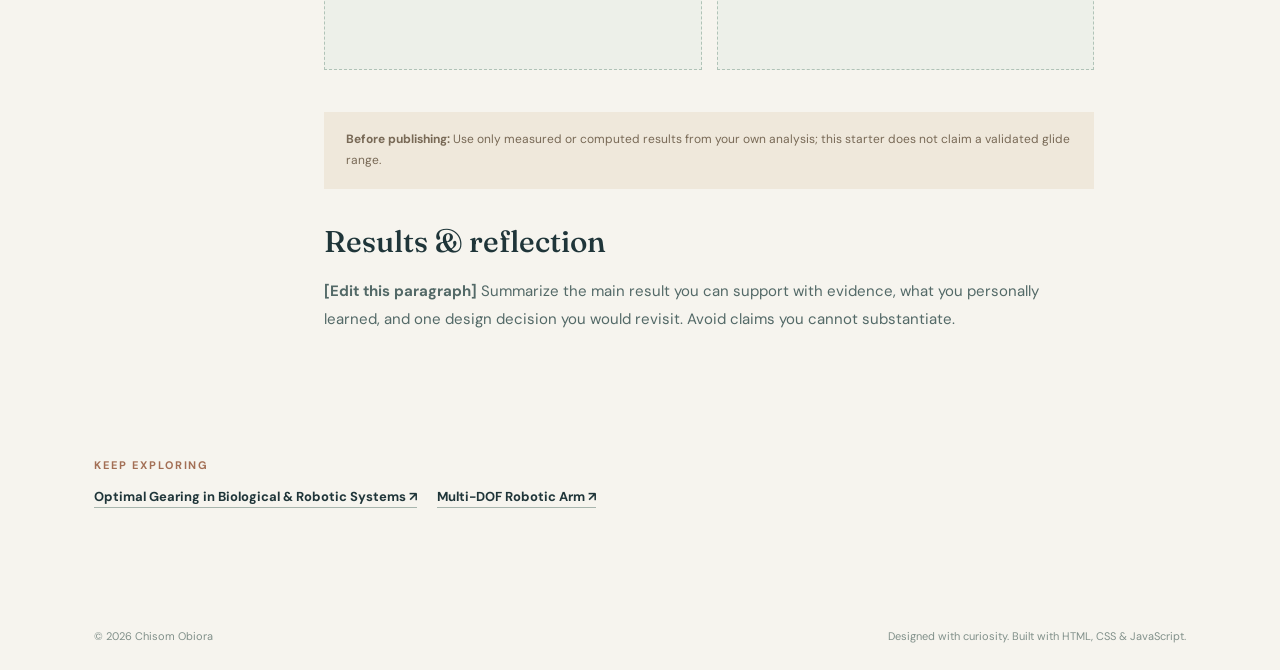
<file: robotics-portfolio-starter/projects/pterosaur-glider.html>
<!doctype html>
<html lang="en"><head><meta charset="utf-8"><meta name="viewport" content="width=device-width, initial-scale=1"><meta name="theme-color" content="#f6f4ee"><meta name="description" content="Investigating how pterosaur-inspired wing and airfoil geometry might inform a small glider design."><title>Pterosaur-Inspired Glider | Chisom Obiora</title><link rel="icon" href="../assets/favicon.svg" type="image/svg+xml"><link rel="stylesheet" href="../styles.css"><script defer src="../script.js"></script></head><body>
<a class="skip-link" href="#main">Skip to content</a>
<header class="site-header"><div class="shell nav-row"><a class="wordmark" href="../index.html" aria-label="Chisom Obiora, home"><span class="wordmark-mark" aria-hidden="true">CO<span class="mark-dot">.</span></span><span class="wordmark-label">CHISOM OBIORA</span></a><button class="nav-toggle" id="nav-toggle" type="button" aria-controls="primary-nav" aria-expanded="false" aria-label="Toggle navigation"><span></span><span></span><span></span></button><nav class="primary-nav" id="primary-nav" aria-label="Primary navigation"><a href="../index.html#about">About</a><a href="../index.html#research">Research</a><a href="../index.html#projects">Projects</a><a href="../index.html#experience">Experience</a><a href="../index.html#cv">CV</a><a class="nav-contact" href="../index.html#contact">Contact <span aria-hidden="true">↗</span></a></nav></div></header>
<main id="main"><section class="shell subpage-hero"><a class="back-link" href="../index.html#projects">← Back to selected work</a><span class="section-num">RESEARCH / AERODYNAMICS &AMP; BIO-INSPIRED DESIGN</span><h1>Pterosaur-Inspired Glider</h1><p class="subpage-summary">Investigating how pterosaur-inspired wing and airfoil geometry might inform a small glider design.</p><div class="detail-tags"><span>XFOIL / XFLR5</span><span>Aerodynamics</span><span>Airfoils</span><span>Bio-Inspired Design</span></div></section>
<section class="shell"><div class="detail-banner"><strong>What can ancient wings <em>teach design?</em></strong></div></section>
<section class="shell detail-content"><aside>PROJECT OVERVIEW / 01</aside><div class="detail-article"><h2>Engineering question</h2><p>How do airfoil camber, thickness, and low-Reynolds-number behavior affect the performance of a glider inspired by early flight?</p><h2>My contribution</h2><p>I evaluate candidate airfoil geometries, compare aerodynamic characteristics, and explore what those results imply for a static or retractable glider configuration.</p><h2>Methods & tools</h2><ul><li>Prepare and import airfoil coordinate sets for analysis.</li><li>Compare lift, drag, and aerodynamic performance across candidate sections.</li><li>Connect the 2D analysis to the evolving glider geometry and mission concept.</li></ul><h2>Visual evidence to add</h2><p>Replace the two boxes below with your own plots, prototype photos, CAD views, or diagrams. Brief captions work best when they explain what the viewer should notice.</p><div class="image-placeholders"><div class="image-placeholder">PLACEHOLDER<br>Airfoil overlays and relevant lift/drag plots</div><div class="image-placeholder">PLACEHOLDER<br>A sketch or CAD view of the evolving glider concept</div></div><div class="detail-note"><strong>Before publishing:</strong> Use only measured or computed results from your own analysis; this starter does not claim a validated glide range.</div><h2>Results & reflection</h2><p><strong>[Edit this paragraph]</strong> Summarize the main result you can support with evidence, what you personally learned, and one design decision you would revisit. Avoid claims you cannot substantiate.</p></div></section>
<section class="shell next-projects"><span class="section-num">KEEP EXPLORING</span><div style="display:flex;flex-wrap:wrap;gap:20px;margin-top:9px"><a href="optimal-gearing.html">Optimal Gearing in Biological &amp; Robotic Systems ↗</a><a href="robotic-arm.html">Multi-DOF Robotic Arm ↗</a></div></section></main>
<footer class="footer shell"><span>© <span id="year">2026</span> Chisom Obiora</span><span>Designed with curiosity. Built with HTML, CSS & JavaScript.</span></footer></body></html>
</file>
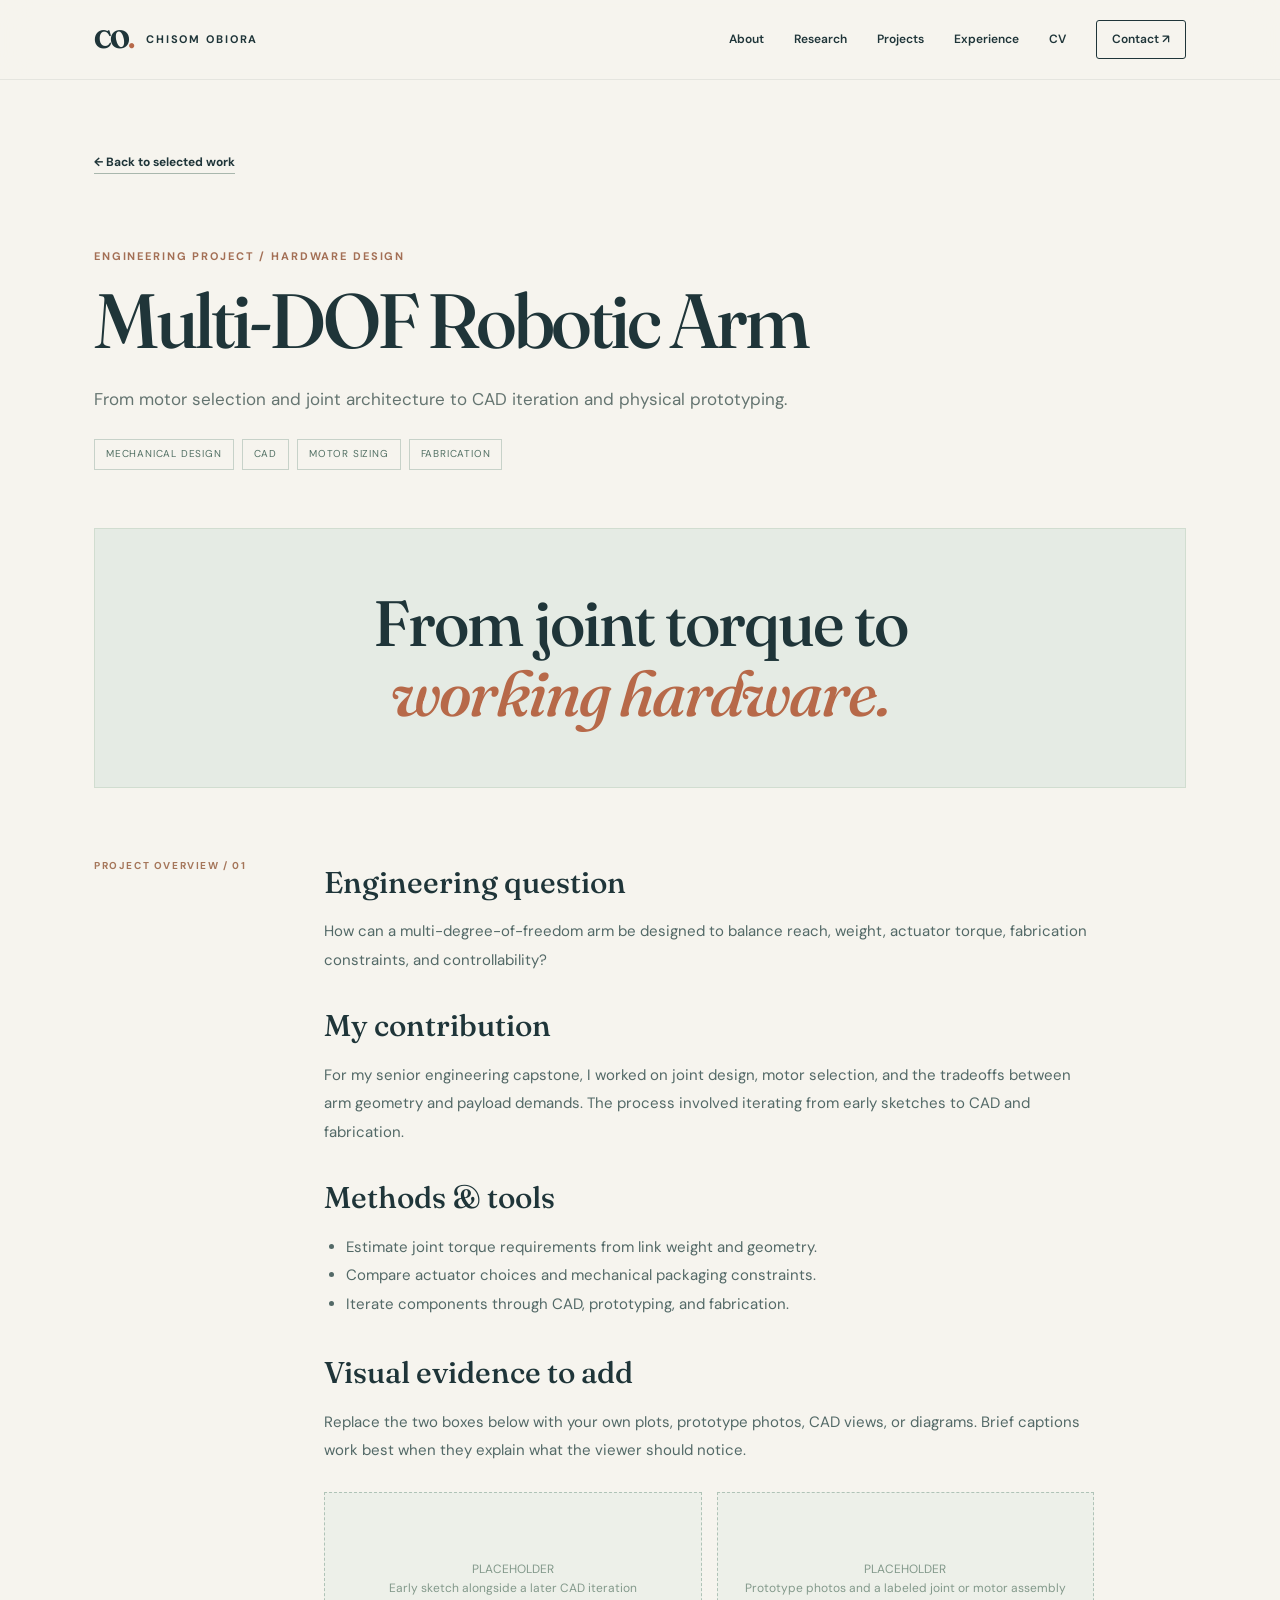
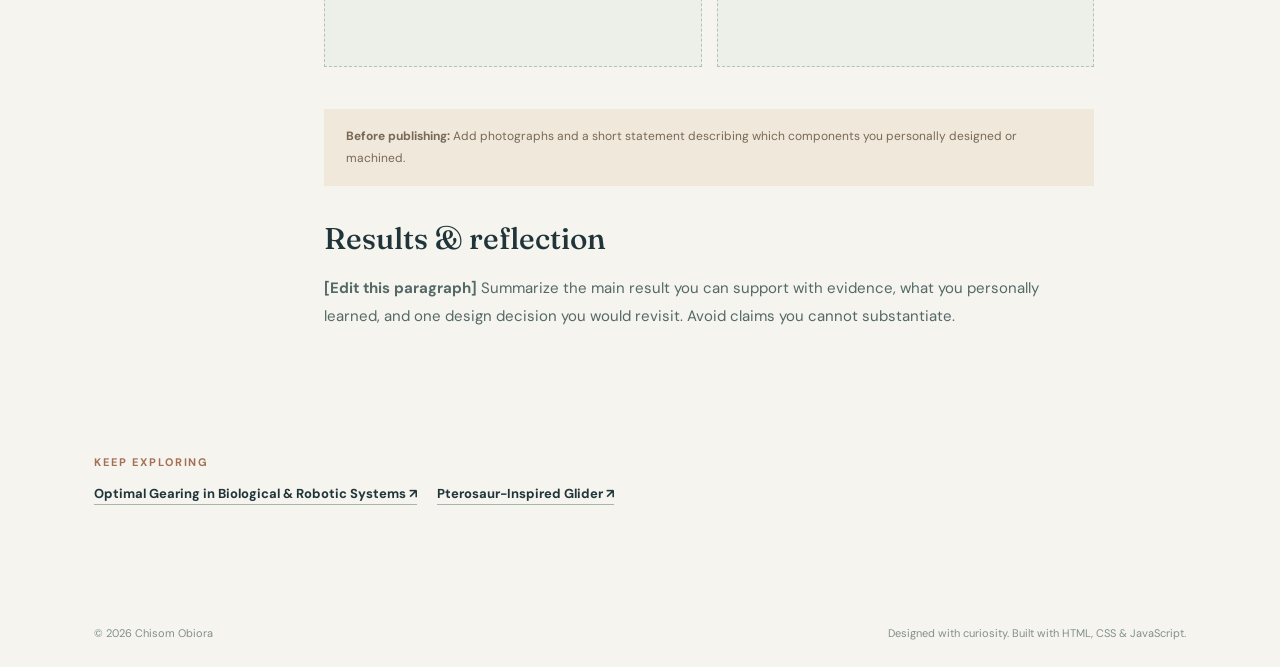
<file: robotics-portfolio-starter/projects/robotic-arm.html>
<!doctype html>
<html lang="en"><head><meta charset="utf-8"><meta name="viewport" content="width=device-width, initial-scale=1"><meta name="theme-color" content="#f6f4ee"><meta name="description" content="From motor selection and joint architecture to CAD iteration and physical prototyping."><title>Multi-DOF Robotic Arm | Chisom Obiora</title><link rel="icon" href="../assets/favicon.svg" type="image/svg+xml"><link rel="stylesheet" href="../styles.css"><script defer src="../script.js"></script></head><body>
<a class="skip-link" href="#main">Skip to content</a>
<header class="site-header"><div class="shell nav-row"><a class="wordmark" href="../index.html" aria-label="Chisom Obiora, home"><span class="wordmark-mark" aria-hidden="true">CO<span class="mark-dot">.</span></span><span class="wordmark-label">CHISOM OBIORA</span></a><button class="nav-toggle" id="nav-toggle" type="button" aria-controls="primary-nav" aria-expanded="false" aria-label="Toggle navigation"><span></span><span></span><span></span></button><nav class="primary-nav" id="primary-nav" aria-label="Primary navigation"><a href="../index.html#about">About</a><a href="../index.html#research">Research</a><a href="../index.html#projects">Projects</a><a href="../index.html#experience">Experience</a><a href="../index.html#cv">CV</a><a class="nav-contact" href="../index.html#contact">Contact <span aria-hidden="true">↗</span></a></nav></div></header>
<main id="main"><section class="shell subpage-hero"><a class="back-link" href="../index.html#projects">← Back to selected work</a><span class="section-num">ENGINEERING PROJECT / HARDWARE DESIGN</span><h1>Multi-DOF Robotic Arm</h1><p class="subpage-summary">From motor selection and joint architecture to CAD iteration and physical prototyping.</p><div class="detail-tags"><span>Mechanical Design</span><span>CAD</span><span>Motor Sizing</span><span>Fabrication</span></div></section>
<section class="shell"><div class="detail-banner"><strong>From joint torque to <em>working hardware.</em></strong></div></section>
<section class="shell detail-content"><aside>PROJECT OVERVIEW / 01</aside><div class="detail-article"><h2>Engineering question</h2><p>How can a multi-degree-of-freedom arm be designed to balance reach, weight, actuator torque, fabrication constraints, and controllability?</p><h2>My contribution</h2><p>For my senior engineering capstone, I worked on joint design, motor selection, and the tradeoffs between arm geometry and payload demands. The process involved iterating from early sketches to CAD and fabrication.</p><h2>Methods & tools</h2><ul><li>Estimate joint torque requirements from link weight and geometry.</li><li>Compare actuator choices and mechanical packaging constraints.</li><li>Iterate components through CAD, prototyping, and fabrication.</li></ul><h2>Visual evidence to add</h2><p>Replace the two boxes below with your own plots, prototype photos, CAD views, or diagrams. Brief captions work best when they explain what the viewer should notice.</p><div class="image-placeholders"><div class="image-placeholder">PLACEHOLDER<br>Early sketch alongside a later CAD iteration</div><div class="image-placeholder">PLACEHOLDER<br>Prototype photos and a labeled joint or motor assembly</div></div><div class="detail-note"><strong>Before publishing:</strong> Add photographs and a short statement describing which components you personally designed or machined.</div><h2>Results & reflection</h2><p><strong>[Edit this paragraph]</strong> Summarize the main result you can support with evidence, what you personally learned, and one design decision you would revisit. Avoid claims you cannot substantiate.</p></div></section>
<section class="shell next-projects"><span class="section-num">KEEP EXPLORING</span><div style="display:flex;flex-wrap:wrap;gap:20px;margin-top:9px"><a href="optimal-gearing.html">Optimal Gearing in Biological &amp; Robotic Systems ↗</a><a href="pterosaur-glider.html">Pterosaur-Inspired Glider ↗</a></div></section></main>
<footer class="footer shell"><span>© <span id="year">2026</span> Chisom Obiora</span><span>Designed with curiosity. Built with HTML, CSS & JavaScript.</span></footer></body></html>
</file>
<file: robotics-portfolio-starter/styles.css>
@import url('https://fonts.googleapis.com/css2?family=DM+Sans:wght@400;500;600;700&family=Fraunces:opsz,wght,SOFT,WONK@9..144,500,0,0;9..144,600,0,0&display=swap');
:root{--bg:#f6f4ee;--ink:#1f3539;--muted:#657478;--line:#d9ded7;--accent:#b76949;--green:#6c8b7e;--soft:#e7ece4;--card:#fffefa;--shadow:0 18px 50px rgba(31,53,57,.055)}
*{box-sizing:border-box}html{scroll-behavior:smooth;scroll-padding-top:95px}body{margin:0;background:var(--bg);color:var(--ink);font-family:'DM Sans',system-ui,-apple-system,sans-serif;line-height:1.65;-webkit-font-smoothing:antialiased}a{color:inherit;text-decoration:none}button{font:inherit}a:focus-visible,button:focus-visible{outline:3px solid var(--accent);outline-offset:4px}::selection{background:#dfbcaa;color:#25393e}.shell{max-width:1160px;margin-inline:auto;padding-inline:34px}.skip-link{position:absolute;top:-60px;left:20px;z-index:20;background:var(--ink);color:white;padding:10px 16px}.skip-link:focus{top:10px}
.site-header{position:sticky;top:0;z-index:10;background:rgba(246,244,238,.95);backdrop-filter:blur(16px);border-bottom:1px solid rgba(31,53,57,.08)}.nav-row{min-height:79px;display:flex;align-items:center;justify-content:space-between;gap:22px}.wordmark{display:flex;align-items:center;gap:13px;font-size:11px;letter-spacing:.17em;font-weight:700;white-space:nowrap}.wordmark-mark{font-family:'Fraunces',Georgia,serif;font-size:25px;letter-spacing:-.08em}.mark-dot{color:var(--accent)}.primary-nav{display:flex;align-items:center;gap:30px;font-size:12px;font-weight:600}.primary-nav>a{transition:color .2s}.primary-nav>a:hover{color:var(--accent)}.primary-nav .nav-contact{padding:9px 15px;border:1px solid var(--ink);border-radius:3px}.nav-toggle{display:none}
.hero{padding-top:98px;padding-bottom:45px;position:relative}.hero-copy{max-width:775px}.eyebrow,.section-num,.animation-kicker,.animation-index{font-size:11px;font-weight:700;letter-spacing:.17em}.eyebrow{display:flex;gap:12px;align-items:center;text-transform:uppercase;color:#53796c}.status-dot{display:inline-block;background:#8da997;width:7px;height:7px;border-radius:50%;box-shadow:0 0 0 4px #e4eae2}.slash{color:#b6bdb5}.hero h1{font-family:'Fraunces',Georgia,serif;font-size:clamp(54px,6.7vw,97px);font-weight:500;line-height:1.05;letter-spacing:-.055em;margin:24px 0}.hero h1 em,.section h2 em,.contact-section h2 em{color:var(--accent);font-style:italic;font-weight:500}.hero-description{max-width:635px;color:#576b6b;font-size:17px;line-height:1.85;margin:0 0 30px}.hero-actions{display:flex;align-items:center;gap:30px}.button{display:inline-flex;align-items:center;justify-content:center;gap:22px;font-size:12px;font-weight:700;border-radius:3px;padding:14px 18px}.button-primary{background:var(--ink);color:white;transition:background .2s,transform .2s}.button-primary:hover{background:#365a60;transform:translateY(-2px)}.text-link{font-size:12px;font-weight:700;border-bottom:1px solid #a8b9ad;padding:8px 0}.hero-side-note{position:absolute;right:36px;bottom:53px;display:flex;align-items:center;gap:12px;color:#83908b;text-transform:uppercase;font-size:9px;letter-spacing:.12em;line-height:1.8}.side-line{height:35px;width:1px;background:#a7b4ab}
.animation-card{background:#fdfcf7;border:1px solid #d7ded5;box-shadow:var(--shadow);border-radius:5px;overflow:hidden}.animation-topline{display:flex;justify-content:space-between;align-items:center;gap:12px;padding:17px 24px;border-bottom:1px solid #dce2da}.animation-kicker{color:#5b796e}.mini-cross{font-size:15px;margin-right:8px;color:var(--accent)}.animation-controls{display:flex;gap:8px}.control-button{background:transparent;border:1px solid #cfdad1;color:#36534d;padding:7px 12px;border-radius:3px;font-size:11px;font-weight:700;cursor:pointer;transition:background .2s}.control-button:hover,.control-button[aria-pressed='true']{background:#e3ebe2}.rover-scene{display:block;width:100%;height:auto;max-height:420px}.animation-bottom{border-top:1px solid #dce2da;padding:12px 24px;display:flex;align-items:center;justify-content:space-between;gap:12px}.animation-bottom p{margin:0;color:#77867e;font-size:11px}.animation-index{color:#9aa79d;white-space:nowrap;font-size:10px}.scene-annotation{font-size:10px;letter-spacing:.13em;fill:#849a90;font-family:'DM Sans',system-ui,sans-serif}.leg .upper-link,.leg .lower-link{fill:none;stroke-linecap:round;stroke-linejoin:round;stroke-width:9}.leg-near .upper-link{stroke:#304c52}.leg-near .lower-link{stroke:#b77858}.leg-far{opacity:.52}.leg-far .upper-link{stroke:#5a797a}.leg-far .lower-link{stroke:#8b9b8e}.leg .foot{fill:none;stroke:#2f5154;stroke-width:7;stroke-linecap:round}.leg-far .foot{stroke:#55716e}.joint{fill:#f6f4ee;stroke:#be7554;stroke-width:3;opacity:0;transition:opacity .2s}.animation-card.show-joints .joint{opacity:1}
.section{padding-top:112px;padding-bottom:112px}.section-heading{display:grid;grid-template-columns:190px 1fr;gap:35px;margin-bottom:45px;align-items:start}.section-num{color:#a36f55;white-space:nowrap;padding-top:13px}.section h2,.contact-section h2{font-family:'Fraunces',Georgia,serif;font-size:clamp(40px,4.6vw,61px);line-height:1.15;font-weight:500;letter-spacing:-.04em;margin:0}.about-grid{display:grid;grid-template-columns:1.25fr .8fr;gap:70px;padding-left:225px}.about-main{font-size:17px;line-height:1.9;color:#4d6264}.about-main p{margin:0 0 19px}.about-main strong{font-weight:700;color:var(--ink)}.about-facts{border-left:1px solid var(--line);padding-left:32px;display:flex;flex-direction:column;gap:23px}.about-facts div{display:flex;flex-direction:column;gap:6px}.about-facts span{font-size:10px;letter-spacing:.13em;font-weight:700;color:#a37359}.about-facts strong{font-size:12px;line-height:1.8;font-weight:600}
.research-wrap{background:#e8ede6;border-top:1px solid #d9e2d8;border-bottom:1px solid #d9e2d8}.section-heading.compact{grid-template-columns:190px 1fr;grid-template-rows:auto auto}.section-heading.compact h2{grid-column:2}.section-intro{grid-column:2;max-width:600px;margin:0;color:#617470;font-size:15px}.research-pillars{display:grid;grid-template-columns:repeat(3,1fr);gap:17px;margin-left:225px}.research-pillars article{padding:30px 24px;background:#f7f8f3;border:1px solid #d7dfd5;min-height:244px}.pillar-icon{font-size:29px;color:var(--accent);font-family:Georgia,serif}.research-pillars h3{font-family:'Fraunces',Georgia,serif;font-size:23px;font-weight:500;line-height:1.2;margin:17px 0 10px}.research-pillars p{font-size:12px;line-height:1.85;color:#667773;margin:0}
.projects-heading{grid-template-columns:1fr auto;align-items:end}.projects-heading .section-num{display:block;margin-bottom:15px}.section-side-note{font-size:11px;text-transform:uppercase;letter-spacing:.07em;color:#84928b;text-align:right}.project-grid{display:grid;grid-template-columns:repeat(2,minmax(0,1fr));column-gap:30px;row-gap:56px}.project-card{display:block;transition:transform .2s}.project-card:hover{transform:translateY(-3px)}.project-art{height:auto;aspect-ratio:1.9;background:#e6ede7;border:1px solid #d4dfd4;overflow:hidden;display:flex;align-items:center;justify-content:center;border-radius:3px;position:relative}.project-art:after{content:'';position:absolute;inset:12px;border:1px solid rgba(53,85,80,.1);pointer-events:none}.project-art svg{width:100%;height:100%}.art-glider{background:#f1e9dc}.art-arm{background:#edf0e9}.art-space{background:#dfe9e5}.project-meta{display:flex;justify-content:space-between;gap:10px;color:#9b7867;font-size:10px;letter-spacing:.12em;font-weight:700;margin-top:21px}.project-card h3{font-family:'Fraunces',Georgia,serif;font-weight:500;font-size:29px;line-height:1.22;letter-spacing:-.025em;margin:11px 0}.project-card p{font-size:13px;line-height:1.8;color:#60706d;max-width:425px;margin:0 0 17px}.project-action{display:inline-block;font-size:12px;font-weight:700;border-bottom:1px solid #bac8be;padding-bottom:3px}
.experience-wrap{background:#f0f0e9;border-top:1px solid var(--line);border-bottom:1px solid var(--line)}.experience-list{margin-left:225px;border-top:1px solid #cfd9d1}.experience-row{display:grid;grid-template-columns:155px 1fr auto;gap:24px;align-items:center;padding:27px 4px;border-bottom:1px solid #cfd9d1}.experience-date{font-size:10px;letter-spacing:.08em;font-weight:700;color:#8f7565}.experience-row h3{margin:0;font-family:'Fraunces',Georgia,serif;font-size:23px;font-weight:500}.experience-row p{margin:5px 0 0;color:#647573;font-size:12px}.experience-tag{border:1px solid #c9d4c9;padding:7px 10px;font-size:9px;letter-spacing:.12em;font-weight:700;color:#74877c}
.cv-section{padding-top:105px;padding-bottom:105px}.cv-panel{background:var(--ink);color:#f7f3e9;padding:45px 54px;display:flex;justify-content:space-between;align-items:center;gap:25px;border-radius:3px}.cv-panel .section-num{color:#d3a084}.cv-panel h2{margin-top:11px;font-size:42px}.cv-panel p{max-width:440px;color:#c0ceca;font-size:13px;margin:12px 0 0}.cv-placeholder{display:flex;align-items:center;gap:18px;padding:16px 19px;border:1px solid #6d8686;min-width:250px;max-width:300px}.cv-badge{font-size:10px;background:#c68b69;color:#1f3539;padding:4px 6px;font-weight:700}.cv-placeholder strong{display:block;font-size:12px}.cv-placeholder div span{display:block;color:#a9beba;font-size:10px;margin-top:4px}.contact-section{background:#e5ede5;padding:100px 0;border-top:1px solid #d2ded4}.contact-inner>h2{font-size:clamp(40px,5vw,68px);margin-top:20px;max-width:710px}.contact-inner>p{max-width:550px;color:#657872;font-size:15px}.contact-actions{display:flex;gap:30px;align-items:center;margin-top:28px;font-size:12px;font-weight:700}.contact-placeholder{padding:12px 17px;background:#f6f6ee;border:1px dashed #8ca198;color:#637770}.contact-actions a{border-bottom:1px solid #8ca198;padding-bottom:3px}.footer{display:flex;justify-content:space-between;gap:20px;padding-top:24px;padding-bottom:24px;color:#81908a;font-size:11px}
/* Inner project pages */
.subpage-hero{padding-top:68px;padding-bottom:58px}.back-link{font-size:12px;font-weight:700;border-bottom:1px solid #a9b7ad;padding-bottom:3px}.subpage-hero .section-num{display:block;margin-top:60px}.subpage-hero h1{font-family:'Fraunces',Georgia,serif;font-size:clamp(46px,6vw,80px);font-weight:500;line-height:1.1;letter-spacing:-.045em;max-width:860px;margin:13px 0 21px}.subpage-hero h1 em{font-weight:500;color:var(--accent)}.subpage-summary{font-size:17px;line-height:1.85;color:#647470;max-width:760px}.detail-tags{display:flex;flex-wrap:wrap;gap:8px;margin-top:24px}.detail-tags span{border:1px solid #c7d2c9;padding:6px 11px;color:#527064;font-size:10px;letter-spacing:.08em;text-transform:uppercase}.detail-banner{background:#e5ebe4;border:1px solid #d1ddd0;padding:56px;min-height:260px;display:flex;align-items:center;justify-content:center;gap:30px}.detail-banner strong{font-family:'Fraunces',Georgia,serif;font-size:clamp(38px,5vw,64px);font-weight:500;line-height:1.1;max-width:740px;text-align:center;letter-spacing:-.03em}.detail-banner em{color:var(--accent)}.detail-content{display:grid;grid-template-columns:180px 1fr;gap:50px;padding-top:70px;padding-bottom:90px}.detail-content aside{font-size:10px;font-weight:700;color:#a5765a;letter-spacing:.16em}.detail-article{max-width:770px}.detail-article h2{font-family:'Fraunces',Georgia,serif;font-size:30px;font-weight:500;margin:0 0 10px}.detail-article p{color:#536967;font-size:15px;line-height:1.9;margin:0 0 27px}.detail-article ul{margin:0 0 30px;padding-left:22px;color:#536967;font-size:15px;line-height:1.9}.image-placeholders{display:grid;grid-template-columns:1fr 1fr;gap:15px;margin:24px 0 42px}.image-placeholder{min-height:175px;border:1px dashed #b0c3b7;background:#edf0e9;color:#83998b;display:flex;align-items:center;justify-content:center;text-align:center;padding:24px;font-size:12px}.detail-note{background:#efe8db;padding:17px 22px;font-size:12px;line-height:1.8;color:#786956;margin-bottom:28px}.next-projects{padding-bottom:95px}.next-projects a{border-bottom:1px solid #a7b5ad;font-size:13px;font-weight:700}
@media(max-width:1050px){.hero-side-note{display:none}.about-grid,.research-pillars,.experience-list{margin-left:0;padding-left:0}.about-grid{gap:40px}.section-heading,.section-heading.compact{grid-template-columns:150px 1fr}.shell{padding-inline:26px}}
@media(max-width:760px){.shell{padding-inline:19px}.nav-row{min-height:70px}.wordmark-label{font-size:10px}.nav-toggle{display:flex;width:36px;height:34px;border:1px solid var(--line);border-radius:3px;background:transparent;flex-direction:column;gap:5px;align-items:center;justify-content:center}.nav-toggle span{display:block;width:16px;height:2px;background:var(--ink)}.primary-nav{display:none;position:absolute;top:69px;left:0;right:0;background:var(--bg);border-bottom:1px solid var(--line);padding:18px 20px 25px;flex-direction:column;align-items:stretch;gap:17px}.primary-nav.open{display:flex}.primary-nav .nav-contact{align-self:flex-start}.hero{padding-top:61px;padding-bottom:38px}.hero h1{font-size:clamp(48px,11.5vw,71px)}.hero-description{font-size:15px}.hero-actions{gap:21px}.animation-topline{padding:12px 12px;flex-wrap:wrap}.animation-bottom{padding:11px 12px}.animation-index{display:none}.animation-kicker{font-size:9px}.control-button{font-size:10px;padding:6px 9px}.section{padding-top:75px;padding-bottom:75px}.section-heading,.section-heading.compact,.projects-heading{display:block;margin-bottom:29px}.section-num{display:block;padding:0;margin-bottom:15px}.section h2{font-size:clamp(38px,9vw,50px)}.section-intro{margin-top:17px}.about-grid{display:block}.about-main{font-size:15px}.about-facts{margin-top:28px;display:grid;grid-template-columns:1fr 1fr;gap:22px;padding-left:23px}.research-pillars{grid-template-columns:1fr;gap:11px}.research-pillars article{min-height:0;padding:23px}.project-grid{grid-template-columns:1fr;row-gap:40px}.project-card h3{font-size:27px}.section-side-note{display:none}.experience-row{grid-template-columns:1fr auto;gap:10px}.experience-date{grid-column:1/-1}.experience-row h3{font-size:21px}.cv-panel{padding:28px;display:block}.cv-panel h2{font-size:36px}.cv-placeholder{margin-top:23px}.contact-section{padding:65px 0}.footer{display:block}.footer span{display:block;margin:7px 0}.subpage-hero{padding-top:40px}.subpage-hero .section-num{margin-top:45px}.detail-banner{padding:33px 18px;min-height:205px}.detail-content{display:block;padding-top:45px;padding-bottom:50px}.detail-content aside{margin-bottom:25px}.image-placeholders{grid-template-columns:1fr}.contact-actions{flex-direction:column;align-items:flex-start;gap:18px}}
@media(prefers-reduced-motion:reduce){html{scroll-behavior:auto}*,*:before,*:after{animation-duration:.01ms!important;animation-iteration-count:1!important;transition-duration:.01ms!important}}
</file>
